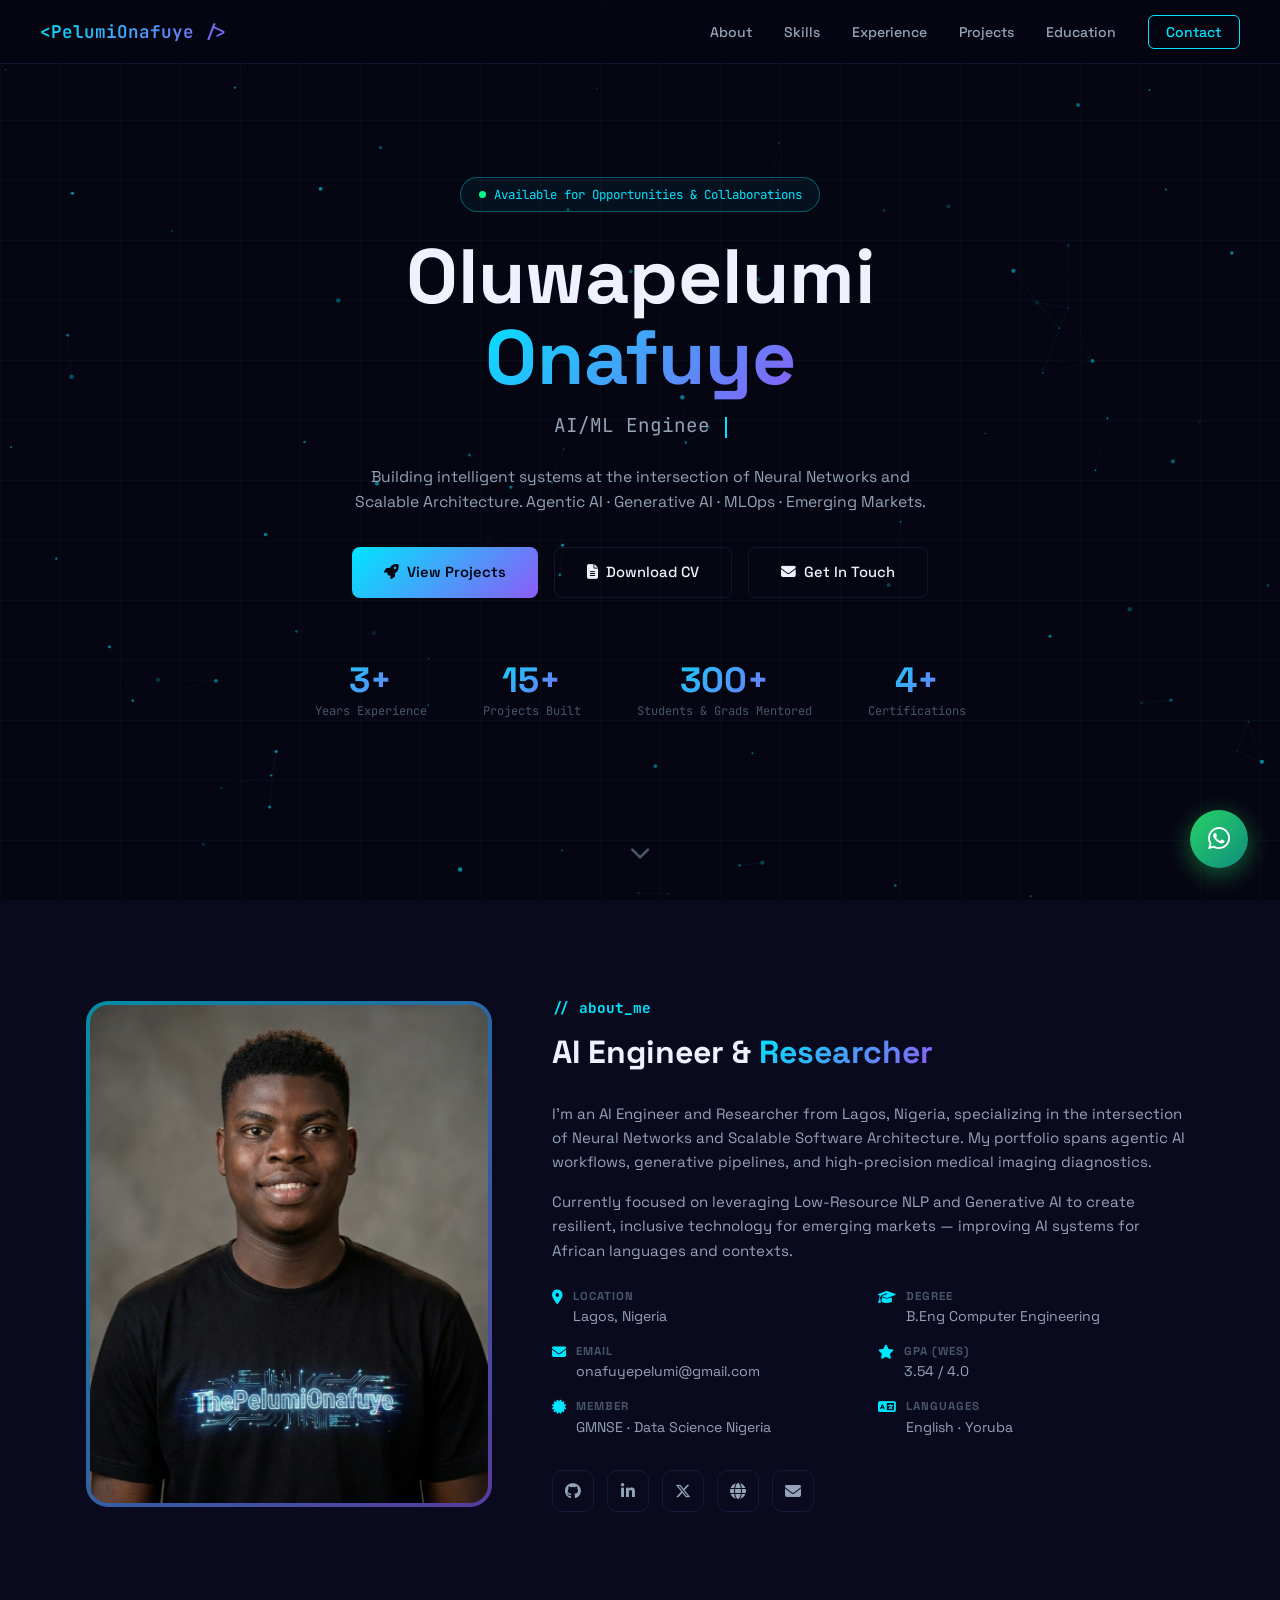
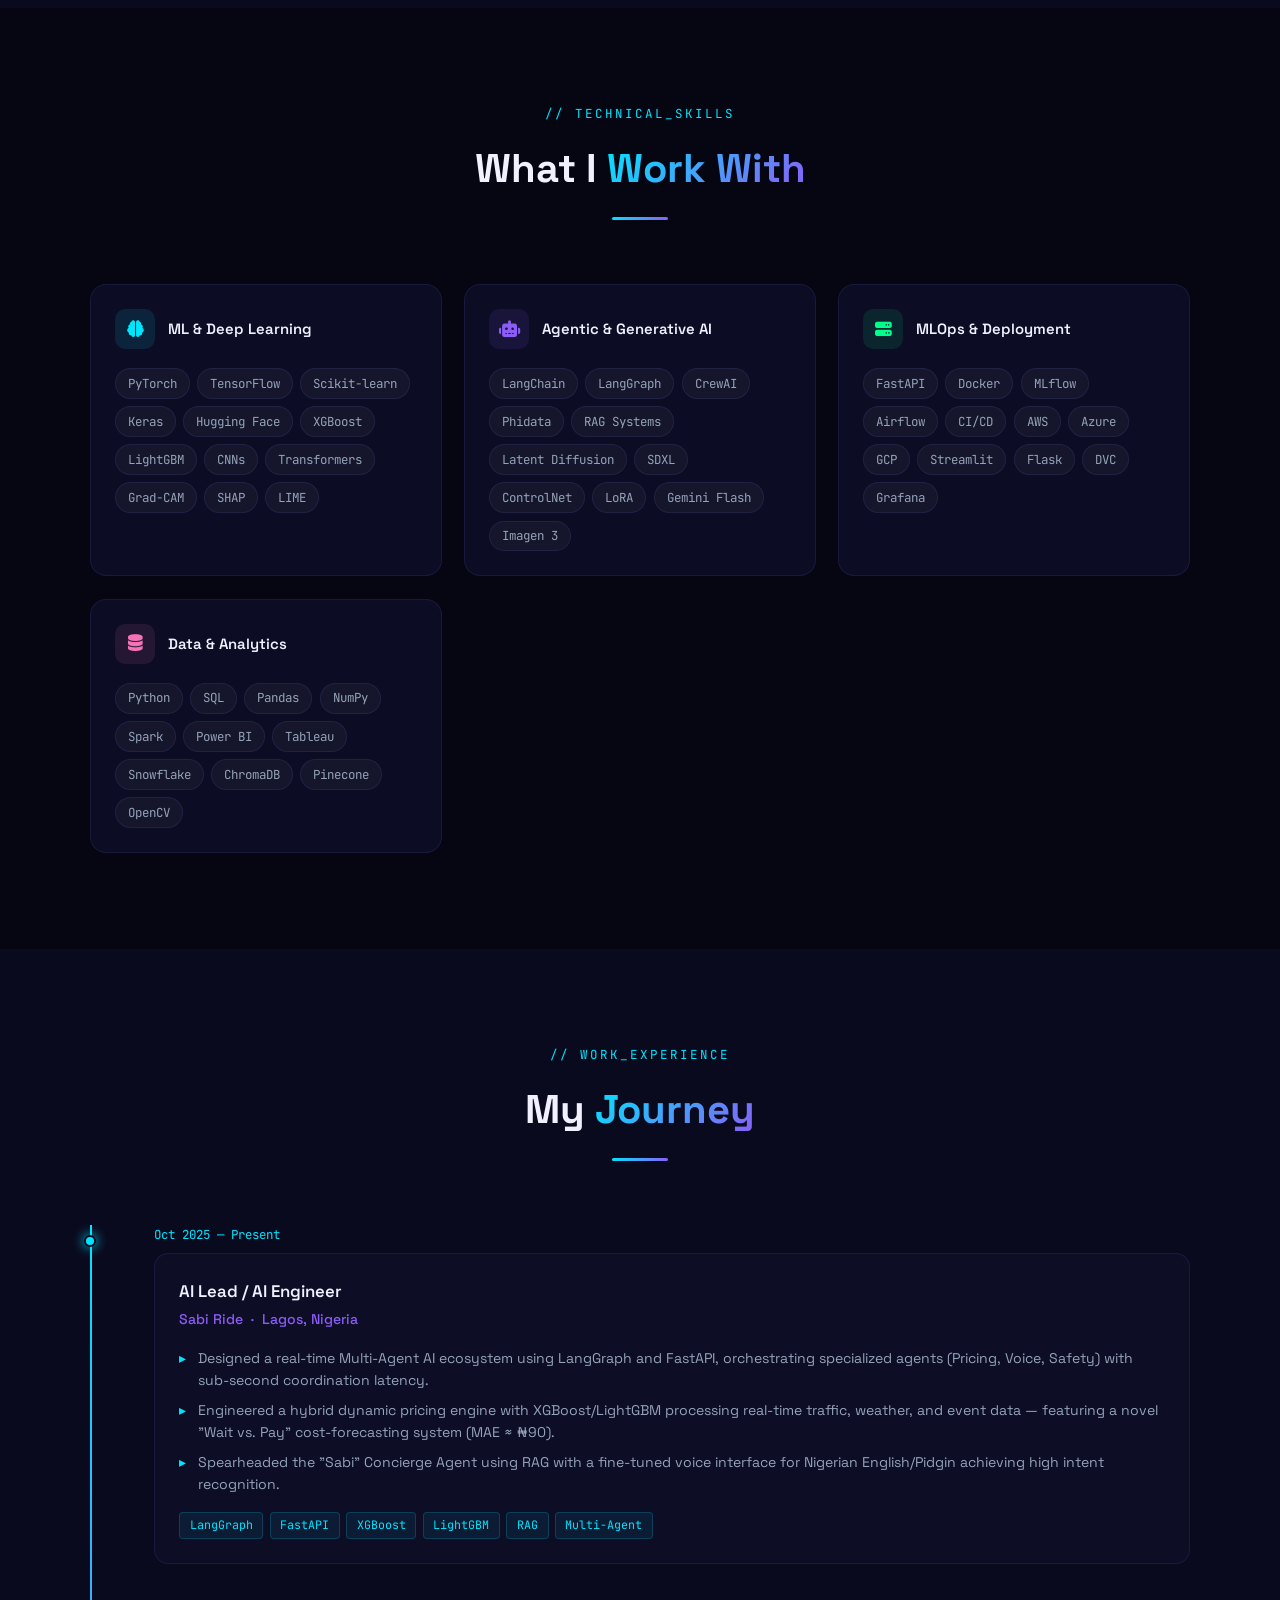
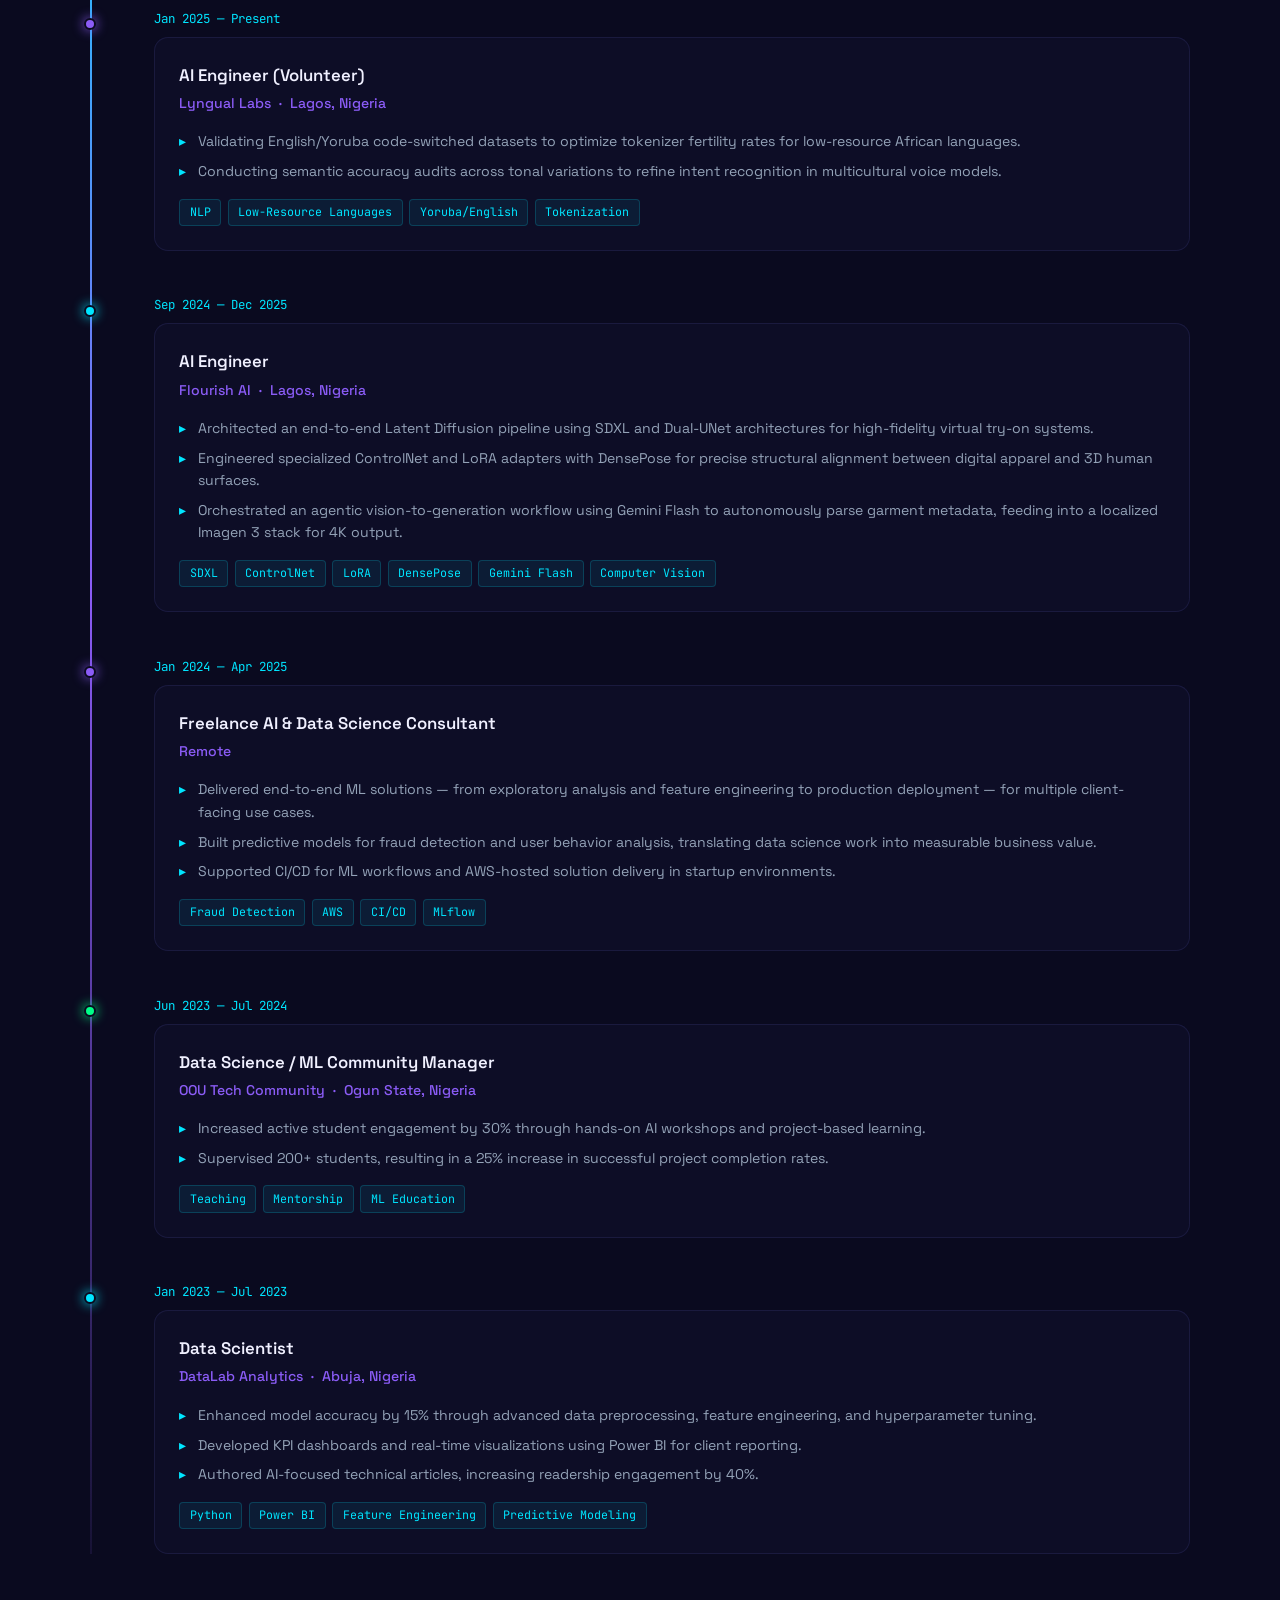
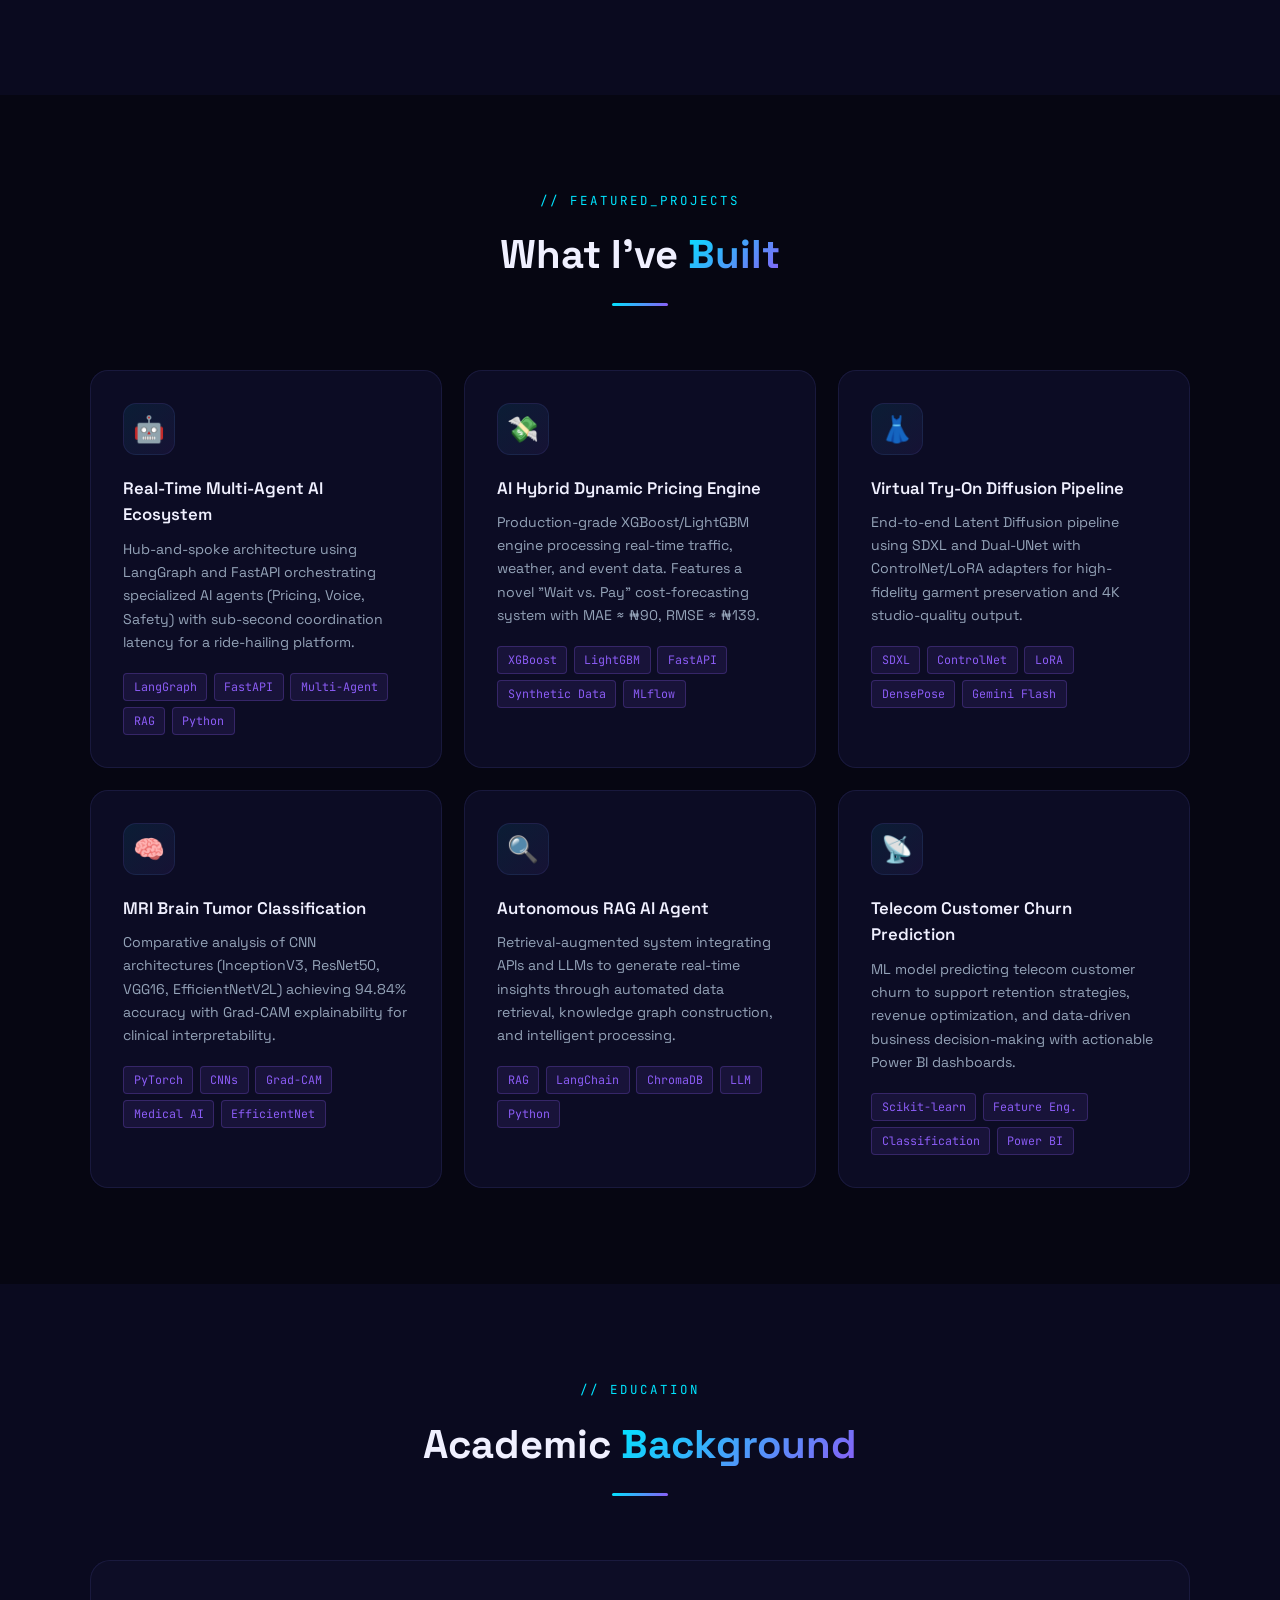
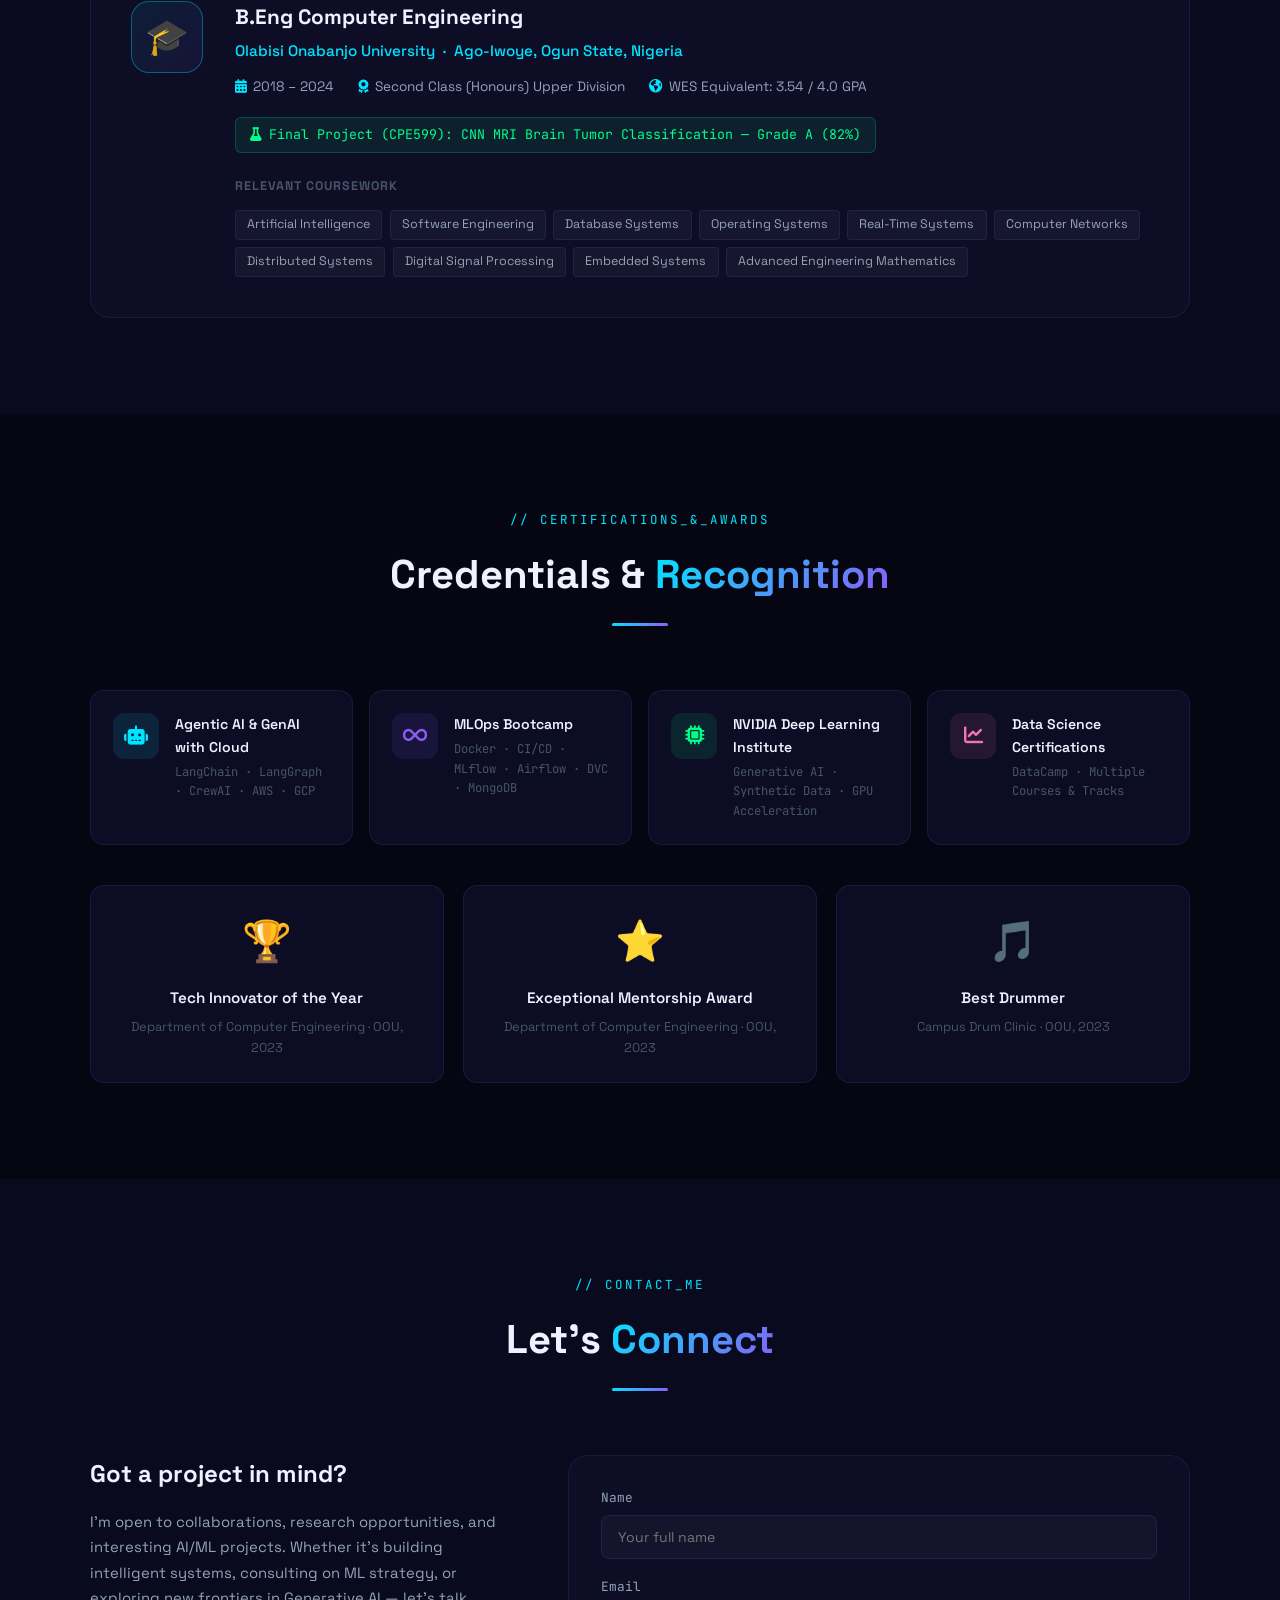
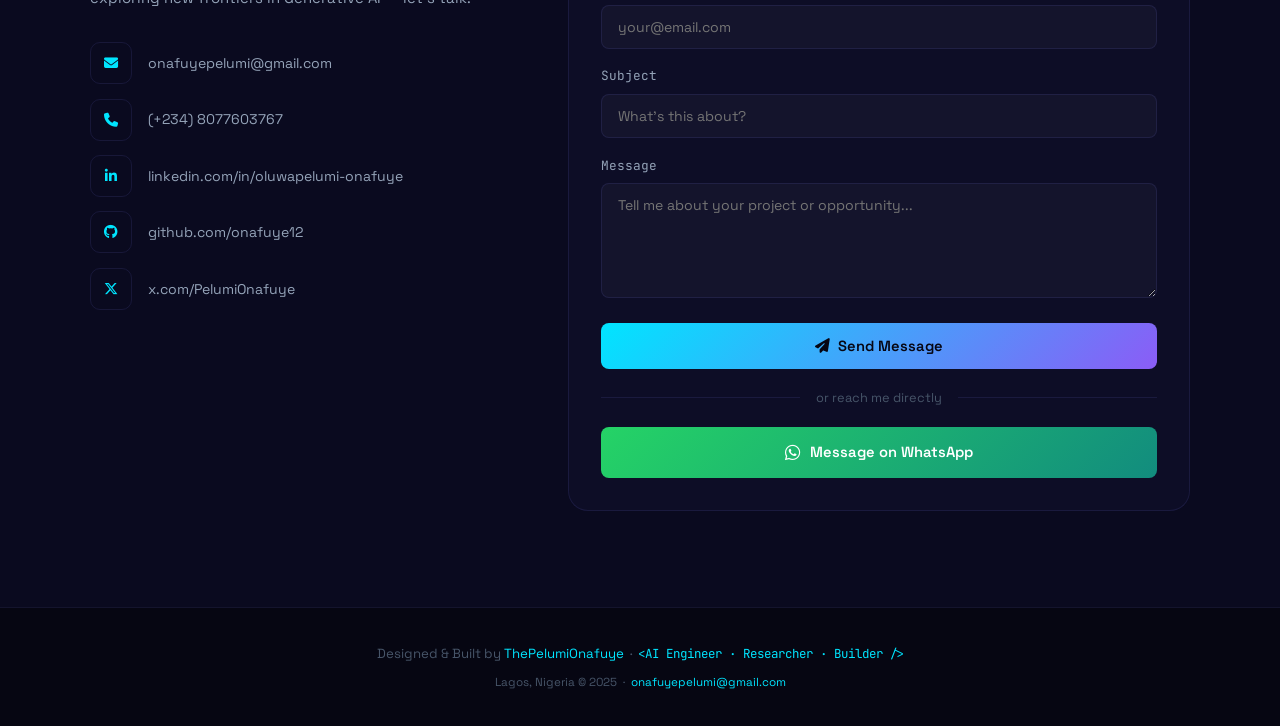
<file: index.html>
<!DOCTYPE html>
<html lang="en">
<head>
    <meta charset="UTF-8">
    <meta name="viewport" content="width=device-width, initial-scale=1.0">
    <meta name="description" content="Oluwapelumi Onafuye - AI/ML Engineer specializing in Agentic AI, Generative AI, and MLOps">
    <title>ThePelumiOnafuye | AI Engineer & Researcher</title>

    <!-- Fonts -->
    <link rel="preconnect" href="https://fonts.googleapis.com">
    <link href="https://fonts.googleapis.com/css2?family=Space+Grotesk:wght@300;400;500;600;700&family=JetBrains+Mono:wght@400;500;600&display=swap" rel="stylesheet">

    <!-- Icons -->
    <link rel="stylesheet" href="https://cdnjs.cloudflare.com/ajax/libs/font-awesome/6.5.0/css/all.min.css">

    <!-- Stylesheet -->
    <link rel="stylesheet" href="css/style.css">
</head>
<body>

<!-- ═══════════════════════════ NAV ═══════════════════════════ -->
<nav id="navbar">
    <a href="#hero" class="nav-logo">&lt;PelumiOnafuye /&gt;</a>
    <ul class="nav-links" id="navLinks">
        <li><a href="#about">About</a></li>
        <li><a href="#skills">Skills</a></li>
        <li><a href="#experience">Experience</a></li>
        <li><a href="#projects">Projects</a></li>
        <li><a href="#education">Education</a></li>
        <li><a href="#contact" class="nav-cta">Contact</a></li>
    </ul>
    <div class="hamburger" id="hamburger" onclick="toggleMenu()">
        <span></span><span></span><span></span>
    </div>
</nav>

<!-- ═══════════════════════════ HERO ═══════════════════════════ -->
<section id="hero">
    <canvas id="particles-canvas"></canvas>
    <div class="grid-overlay"></div>
    <div class="hero-content">
        <div class="hero-badge">
            <div class="badge-dot"></div>
            Available for Opportunities &amp; Collaborations
        </div>
        <h1 class="hero-name">
            Oluwapelumi<br>
            <span class="highlight">Onafuye</span>
        </h1>
        <p class="hero-role">
            <span id="typewriter-text"></span>
            <span class="typewriter-cursor"></span>
        </p>
        <p class="hero-desc">
            Building intelligent systems at the intersection of Neural Networks and Scalable Architecture.
            Agentic AI · Generative AI · MLOps · Emerging Markets.
        </p>
        <div class="hero-buttons">
            <a href="#projects" class="btn-primary"><i class="fas fa-rocket"></i> View Projects</a>
            <a href="cv.html" target="_blank" class="btn-secondary"><i class="fas fa-file-alt"></i> Download CV</a>
            <a href="#contact" class="btn-secondary"><i class="fas fa-envelope"></i> Get In Touch</a>
        </div>
        <div class="hero-stats">
            <div class="stat-item">
                <span class="stat-number" data-count="3">0</span>
                <span class="stat-label">Years Experience</span>
            </div>
            <div class="stat-item">
                <span class="stat-number" data-count="15">0</span>
                <span class="stat-label">Projects Built</span>
            </div>
            <div class="stat-item">
                <span class="stat-number" data-count="300">0</span>
                <span class="stat-label">Students &amp; Grads Mentored</span>
            </div>
            <div class="stat-item">
                <span class="stat-number" data-count="4">0</span>
                <span class="stat-label">Certifications</span>
            </div>
        </div>
    </div>
    <div class="scroll-indicator"><i class="fas fa-chevron-down"></i></div>
</section>

<!-- ═══════════════════════════ ABOUT ═══════════════════════════ -->
<section id="about">
    <div class="container">
        <div class="about-grid fade-in">
            <div class="about-image-wrap">
                <!-- Save your photo as "profile.jpg" in the root folder -->
                <img src="profile.jpg" alt="Oluwapelumi Onafuye" class="about-image"
                     onerror="this.style.display='none';this.nextElementSibling.style.display='flex'">
                <div class="about-image-fallback"><i class="fas fa-user-astronaut"></i></div>
            </div>
            <div class="about-content">
                <h3>// about_me</h3>
                <h2>AI Engineer &amp; <span style="background:var(--gradient-main);-webkit-background-clip:text;-webkit-text-fill-color:transparent;background-clip:text;">Researcher</span></h2>
                <p>
                    I'm an AI Engineer and Researcher from Lagos, Nigeria, specializing in the intersection of
                    Neural Networks and Scalable Software Architecture. My portfolio spans agentic AI workflows,
                    generative pipelines, and high-precision medical imaging diagnostics.
                </p>
                <p>
                    Currently focused on leveraging Low-Resource NLP and Generative AI to create resilient,
                    inclusive technology for emerging markets — improving AI systems for African languages and contexts.
                </p>
                <div class="about-details">
                    <div class="about-detail-item">
                        <i class="fas fa-map-marker-alt"></i>
                        <div><strong>Location</strong><span>Lagos, Nigeria</span></div>
                    </div>
                    <div class="about-detail-item">
                        <i class="fas fa-graduation-cap"></i>
                        <div><strong>Degree</strong><span>B.Eng Computer Engineering</span></div>
                    </div>
                    <div class="about-detail-item">
                        <i class="fas fa-envelope"></i>
                        <div><strong>Email</strong><span>onafuyepelumi@gmail.com</span></div>
                    </div>
                    <div class="about-detail-item">
                        <i class="fas fa-star"></i>
                        <div><strong>GPA (WES)</strong><span>3.54 / 4.0</span></div>
                    </div>
                    <div class="about-detail-item">
                        <i class="fas fa-certificate"></i>
                        <div><strong>Member</strong><span>GMNSE · Data Science Nigeria</span></div>
                    </div>
                    <div class="about-detail-item">
                        <i class="fas fa-language"></i>
                        <div><strong>Languages</strong><span>English · Yoruba</span></div>
                    </div>
                </div>
                <div class="social-links">
                    <a href="https://github.com/onafuye12" class="social-link" target="_blank" title="GitHub"><i class="fab fa-github"></i></a>
                    <a href="https://www.linkedin.com/in/oluwapelumi-onafuye-281495234/" class="social-link" target="_blank" title="LinkedIn"><i class="fab fa-linkedin-in"></i></a>
                    <a href="https://x.com/PelumiOnafuye" class="social-link" target="_blank" title="X / Twitter"><i class="fab fa-x-twitter"></i></a>
                    <a href="https://onafuye12.github.io/oluwapelumi_portfolio/index.html" class="social-link" target="_blank" title="Portfolio"><i class="fas fa-globe"></i></a>
                    <a href="mailto:onafuyepelumi@gmail.com" class="social-link" title="Email"><i class="fas fa-envelope"></i></a>
                </div>
            </div>
        </div>
    </div>
</section>

<!-- ═══════════════════════════ SKILLS ═══════════════════════════ -->
<section id="skills">
    <div class="container">
        <div class="section-header fade-in">
            <p class="section-tag">// technical_skills</p>
            <h2 class="section-title">What I <span>Work With</span></h2>
            <div class="section-line"></div>
        </div>
        <div class="skills-categories">
            <div class="skill-category fade-in">
                <div class="skill-cat-header">
                    <div class="skill-cat-icon cyan"><i class="fas fa-brain"></i></div>
                    <span class="skill-cat-title">ML &amp; Deep Learning</span>
                </div>
                <div class="skill-tags">
                    <span class="skill-tag">PyTorch</span><span class="skill-tag">TensorFlow</span>
                    <span class="skill-tag">Scikit-learn</span><span class="skill-tag">Keras</span>
                    <span class="skill-tag">Hugging Face</span><span class="skill-tag">XGBoost</span>
                    <span class="skill-tag">LightGBM</span><span class="skill-tag">CNNs</span>
                    <span class="skill-tag">Transformers</span><span class="skill-tag">Grad-CAM</span>
                    <span class="skill-tag">SHAP</span><span class="skill-tag">LIME</span>
                </div>
            </div>
            <div class="skill-category fade-in">
                <div class="skill-cat-header">
                    <div class="skill-cat-icon purple"><i class="fas fa-robot"></i></div>
                    <span class="skill-cat-title">Agentic &amp; Generative AI</span>
                </div>
                <div class="skill-tags">
                    <span class="skill-tag">LangChain</span><span class="skill-tag">LangGraph</span>
                    <span class="skill-tag">CrewAI</span><span class="skill-tag">Phidata</span>
                    <span class="skill-tag">RAG Systems</span><span class="skill-tag">Latent Diffusion</span>
                    <span class="skill-tag">SDXL</span><span class="skill-tag">ControlNet</span>
                    <span class="skill-tag">LoRA</span><span class="skill-tag">Gemini Flash</span>
                    <span class="skill-tag">Imagen 3</span>
                </div>
            </div>
            <div class="skill-category fade-in">
                <div class="skill-cat-header">
                    <div class="skill-cat-icon green"><i class="fas fa-server"></i></div>
                    <span class="skill-cat-title">MLOps &amp; Deployment</span>
                </div>
                <div class="skill-tags">
                    <span class="skill-tag">FastAPI</span><span class="skill-tag">Docker</span>
                    <span class="skill-tag">MLflow</span><span class="skill-tag">Airflow</span>
                    <span class="skill-tag">CI/CD</span><span class="skill-tag">AWS</span>
                    <span class="skill-tag">Azure</span><span class="skill-tag">GCP</span>
                    <span class="skill-tag">Streamlit</span><span class="skill-tag">Flask</span>
                    <span class="skill-tag">DVC</span><span class="skill-tag">Grafana</span>
                </div>
            </div>
            <div class="skill-category fade-in">
                <div class="skill-cat-header">
                    <div class="skill-cat-icon pink"><i class="fas fa-database"></i></div>
                    <span class="skill-cat-title">Data &amp; Analytics</span>
                </div>
                <div class="skill-tags">
                    <span class="skill-tag">Python</span><span class="skill-tag">SQL</span>
                    <span class="skill-tag">Pandas</span><span class="skill-tag">NumPy</span>
                    <span class="skill-tag">Spark</span><span class="skill-tag">Power BI</span>
                    <span class="skill-tag">Tableau</span><span class="skill-tag">Snowflake</span>
                    <span class="skill-tag">ChromaDB</span><span class="skill-tag">Pinecone</span>
                    <span class="skill-tag">OpenCV</span>
                </div>
            </div>
        </div>
    </div>
</section>

<!-- ═══════════════════════════ EXPERIENCE ═══════════════════════════ -->
<section id="experience">
    <div class="container">
        <div class="section-header fade-in">
            <p class="section-tag">// work_experience</p>
            <h2 class="section-title">My <span>Journey</span></h2>
            <div class="section-line"></div>
        </div>
        <div class="timeline">

            <div class="timeline-item fade-in">
                <div class="timeline-dot"></div>
                <span class="timeline-date">Oct 2025 — Present</span>
                <div class="timeline-card">
                    <div class="timeline-title">AI Lead / AI Engineer</div>
                    <div class="timeline-company">Sabi Ride &nbsp;·&nbsp; Lagos, Nigeria</div>
                    <ul class="timeline-bullets">
                        <li>Designed a real-time Multi-Agent AI ecosystem using LangGraph and FastAPI, orchestrating specialized agents (Pricing, Voice, Safety) with sub-second coordination latency.</li>
                        <li>Engineered a hybrid dynamic pricing engine with XGBoost/LightGBM processing real-time traffic, weather, and event data — featuring a novel "Wait vs. Pay" cost-forecasting system (MAE ≈ ₦90).</li>
                        <li>Spearheaded the "Sabi" Concierge Agent using RAG with a fine-tuned voice interface for Nigerian English/Pidgin achieving high intent recognition.</li>
                    </ul>
                    <div class="timeline-tags">
                        <span class="timeline-tag">LangGraph</span><span class="timeline-tag">FastAPI</span>
                        <span class="timeline-tag">XGBoost</span><span class="timeline-tag">LightGBM</span>
                        <span class="timeline-tag">RAG</span><span class="timeline-tag">Multi-Agent</span>
                    </div>
                </div>
            </div>

            <div class="timeline-item fade-in">
                <div class="timeline-dot purple"></div>
                <span class="timeline-date">Jan 2025 — Present</span>
                <div class="timeline-card">
                    <div class="timeline-title">AI Engineer (Volunteer)</div>
                    <div class="timeline-company">Lyngual Labs &nbsp;·&nbsp; Lagos, Nigeria</div>
                    <ul class="timeline-bullets">
                        <li>Validating English/Yoruba code-switched datasets to optimize tokenizer fertility rates for low-resource African languages.</li>
                        <li>Conducting semantic accuracy audits across tonal variations to refine intent recognition in multicultural voice models.</li>
                    </ul>
                    <div class="timeline-tags">
                        <span class="timeline-tag">NLP</span><span class="timeline-tag">Low-Resource Languages</span>
                        <span class="timeline-tag">Yoruba/English</span><span class="timeline-tag">Tokenization</span>
                    </div>
                </div>
            </div>

            <div class="timeline-item fade-in">
                <div class="timeline-dot"></div>
                <span class="timeline-date">Sep 2024 — Dec 2025</span>
                <div class="timeline-card">
                    <div class="timeline-title">AI Engineer</div>
                    <div class="timeline-company">Flourish AI &nbsp;·&nbsp; Lagos, Nigeria</div>
                    <ul class="timeline-bullets">
                        <li>Architected an end-to-end Latent Diffusion pipeline using SDXL and Dual-UNet architectures for high-fidelity virtual try-on systems.</li>
                        <li>Engineered specialized ControlNet and LoRA adapters with DensePose for precise structural alignment between digital apparel and 3D human surfaces.</li>
                        <li>Orchestrated an agentic vision-to-generation workflow using Gemini Flash to autonomously parse garment metadata, feeding into a localized Imagen 3 stack for 4K output.</li>
                    </ul>
                    <div class="timeline-tags">
                        <span class="timeline-tag">SDXL</span><span class="timeline-tag">ControlNet</span>
                        <span class="timeline-tag">LoRA</span><span class="timeline-tag">DensePose</span>
                        <span class="timeline-tag">Gemini Flash</span><span class="timeline-tag">Computer Vision</span>
                    </div>
                </div>
            </div>

            <div class="timeline-item fade-in">
                <div class="timeline-dot purple"></div>
                <span class="timeline-date">Jan 2024 — Apr 2025</span>
                <div class="timeline-card">
                    <div class="timeline-title">Freelance AI &amp; Data Science Consultant</div>
                    <div class="timeline-company">Remote</div>
                    <ul class="timeline-bullets">
                        <li>Delivered end-to-end ML solutions — from exploratory analysis and feature engineering to production deployment — for multiple client-facing use cases.</li>
                        <li>Built predictive models for fraud detection and user behavior analysis, translating data science work into measurable business value.</li>
                        <li>Supported CI/CD for ML workflows and AWS-hosted solution delivery in startup environments.</li>
                    </ul>
                    <div class="timeline-tags">
                        <span class="timeline-tag">Fraud Detection</span><span class="timeline-tag">AWS</span>
                        <span class="timeline-tag">CI/CD</span><span class="timeline-tag">MLflow</span>
                    </div>
                </div>
            </div>

            <div class="timeline-item fade-in">
                <div class="timeline-dot green"></div>
                <span class="timeline-date">Jun 2023 — Jul 2024</span>
                <div class="timeline-card">
                    <div class="timeline-title">Data Science / ML Community Manager</div>
                    <div class="timeline-company">OOU Tech Community &nbsp;·&nbsp; Ogun State, Nigeria</div>
                    <ul class="timeline-bullets">
                        <li>Increased active student engagement by 30% through hands-on AI workshops and project-based learning.</li>
                        <li>Supervised 200+ students, resulting in a 25% increase in successful project completion rates.</li>
                    </ul>
                    <div class="timeline-tags">
                        <span class="timeline-tag">Teaching</span><span class="timeline-tag">Mentorship</span><span class="timeline-tag">ML Education</span>
                    </div>
                </div>
            </div>

            <div class="timeline-item fade-in">
                <div class="timeline-dot"></div>
                <span class="timeline-date">Jan 2023 — Jul 2023</span>
                <div class="timeline-card">
                    <div class="timeline-title">Data Scientist</div>
                    <div class="timeline-company">DataLab Analytics &nbsp;·&nbsp; Abuja, Nigeria</div>
                    <ul class="timeline-bullets">
                        <li>Enhanced model accuracy by 15% through advanced data preprocessing, feature engineering, and hyperparameter tuning.</li>
                        <li>Developed KPI dashboards and real-time visualizations using Power BI for client reporting.</li>
                        <li>Authored AI-focused technical articles, increasing readership engagement by 40%.</li>
                    </ul>
                    <div class="timeline-tags">
                        <span class="timeline-tag">Python</span><span class="timeline-tag">Power BI</span>
                        <span class="timeline-tag">Feature Engineering</span><span class="timeline-tag">Predictive Modeling</span>
                    </div>
                </div>
            </div>

        </div>
    </div>
</section>

<!-- ═══════════════════════════ PROJECTS ═══════════════════════════ -->
<section id="projects">
    <div class="container">
        <div class="section-header fade-in">
            <p class="section-tag">// featured_projects</p>
            <h2 class="section-title">What I've <span>Built</span></h2>
            <div class="section-line"></div>
        </div>
        <div class="projects-grid">
            <div class="project-card fade-in">
                <div class="project-icon">🤖</div>
                <div class="project-title">Real-Time Multi-Agent AI Ecosystem</div>
                <p class="project-desc">Hub-and-spoke architecture using LangGraph and FastAPI orchestrating specialized AI agents (Pricing, Voice, Safety) with sub-second coordination latency for a ride-hailing platform.</p>
                <div class="project-stack">
                    <span class="stack-badge">LangGraph</span><span class="stack-badge">FastAPI</span>
                    <span class="stack-badge">Multi-Agent</span><span class="stack-badge">RAG</span><span class="stack-badge">Python</span>
                </div>
            </div>
            <div class="project-card fade-in">
                <div class="project-icon">💸</div>
                <div class="project-title">AI Hybrid Dynamic Pricing Engine</div>
                <p class="project-desc">Production-grade XGBoost/LightGBM engine processing real-time traffic, weather, and event data. Features a novel "Wait vs. Pay" cost-forecasting system with MAE ≈ ₦90, RMSE ≈ ₦139.</p>
                <div class="project-stack">
                    <span class="stack-badge">XGBoost</span><span class="stack-badge">LightGBM</span>
                    <span class="stack-badge">FastAPI</span><span class="stack-badge">Synthetic Data</span><span class="stack-badge">MLflow</span>
                </div>
            </div>
            <div class="project-card fade-in">
                <div class="project-icon">👗</div>
                <div class="project-title">Virtual Try-On Diffusion Pipeline</div>
                <p class="project-desc">End-to-end Latent Diffusion pipeline using SDXL and Dual-UNet with ControlNet/LoRA adapters for high-fidelity garment preservation and 4K studio-quality output.</p>
                <div class="project-stack">
                    <span class="stack-badge">SDXL</span><span class="stack-badge">ControlNet</span>
                    <span class="stack-badge">LoRA</span><span class="stack-badge">DensePose</span><span class="stack-badge">Gemini Flash</span>
                </div>
            </div>
            <div class="project-card fade-in">
                <div class="project-icon">🧠</div>
                <div class="project-title">MRI Brain Tumor Classification</div>
                <p class="project-desc">Comparative analysis of CNN architectures (InceptionV3, ResNet50, VGG16, EfficientNetV2L) achieving 94.84% accuracy with Grad-CAM explainability for clinical interpretability.</p>
                <div class="project-stack">
                    <span class="stack-badge">PyTorch</span><span class="stack-badge">CNNs</span>
                    <span class="stack-badge">Grad-CAM</span><span class="stack-badge">Medical AI</span><span class="stack-badge">EfficientNet</span>
                </div>
            </div>
            <div class="project-card fade-in">
                <div class="project-icon">🔍</div>
                <div class="project-title">Autonomous RAG AI Agent</div>
                <p class="project-desc">Retrieval-augmented system integrating APIs and LLMs to generate real-time insights through automated data retrieval, knowledge graph construction, and intelligent processing.</p>
                <div class="project-stack">
                    <span class="stack-badge">RAG</span><span class="stack-badge">LangChain</span>
                    <span class="stack-badge">ChromaDB</span><span class="stack-badge">LLM</span><span class="stack-badge">Python</span>
                </div>
            </div>
            <div class="project-card fade-in">
                <div class="project-icon">📡</div>
                <div class="project-title">Telecom Customer Churn Prediction</div>
                <p class="project-desc">ML model predicting telecom customer churn to support retention strategies, revenue optimization, and data-driven business decision-making with actionable Power BI dashboards.</p>
                <div class="project-stack">
                    <span class="stack-badge">Scikit-learn</span><span class="stack-badge">Feature Eng.</span>
                    <span class="stack-badge">Classification</span><span class="stack-badge">Power BI</span>
                </div>
            </div>
        </div>
    </div>
</section>

<!-- ═══════════════════════════ EDUCATION ═══════════════════════════ -->
<section id="education">
    <div class="container">
        <div class="section-header fade-in">
            <p class="section-tag">// education</p>
            <h2 class="section-title">Academic <span>Background</span></h2>
            <div class="section-line"></div>
        </div>
        <div class="education-card fade-in">
            <div class="edu-icon">🎓</div>
            <div class="edu-content">
                <h3>B.Eng Computer Engineering</h3>
                <h4>Olabisi Onabanjo University &nbsp;·&nbsp; Ago-Iwoye, Ogun State, Nigeria</h4>
                <div class="edu-meta">
                    <div class="edu-meta-item"><i class="fas fa-calendar-alt"></i><span>2018 – 2024</span></div>
                    <div class="edu-meta-item"><i class="fas fa-award"></i><span>Second Class (Honours) Upper Division</span></div>
                    <div class="edu-meta-item"><i class="fas fa-globe-americas"></i><span>WES Equivalent: 3.54 / 4.0 GPA</span></div>
                </div>
                <div class="edu-highlight">
                    <i class="fas fa-flask"></i>
                    Final Project (CPE599): CNN MRI Brain Tumor Classification &mdash; Grade A (82%)
                </div>
                <div class="edu-courses">
                    <h5>Relevant Coursework</h5>
                    <div class="courses-tags">
                        <span class="course-tag">Artificial Intelligence</span>
                        <span class="course-tag">Software Engineering</span>
                        <span class="course-tag">Database Systems</span>
                        <span class="course-tag">Operating Systems</span>
                        <span class="course-tag">Real-Time Systems</span>
                        <span class="course-tag">Computer Networks</span>
                        <span class="course-tag">Distributed Systems</span>
                        <span class="course-tag">Digital Signal Processing</span>
                        <span class="course-tag">Embedded Systems</span>
                        <span class="course-tag">Advanced Engineering Mathematics</span>
                    </div>
                </div>
            </div>
        </div>
    </div>
</section>

<!-- ═══════════════════════════ CERTIFICATIONS ═══════════════════════════ -->
<section id="certifications">
    <div class="container">
        <div class="section-header fade-in">
            <p class="section-tag">// certifications_&_awards</p>
            <h2 class="section-title">Credentials &amp; <span>Recognition</span></h2>
            <div class="section-line"></div>
        </div>
        <div class="certs-grid">
            <div class="cert-card fade-in">
                <div class="cert-icon" style="background:rgba(0,229,255,0.1);color:var(--accent-cyan)"><i class="fas fa-robot"></i></div>
                <div>
                    <div class="cert-name">Agentic AI &amp; GenAI with Cloud</div>
                    <div class="cert-issuer">LangChain · LangGraph · CrewAI · AWS · GCP</div>
                </div>
            </div>
            <div class="cert-card fade-in">
                <div class="cert-icon" style="background:rgba(139,92,246,0.1);color:var(--accent-purple)"><i class="fas fa-infinity"></i></div>
                <div>
                    <div class="cert-name">MLOps Bootcamp</div>
                    <div class="cert-issuer">Docker · CI/CD · MLflow · Airflow · DVC · MongoDB</div>
                </div>
            </div>
            <div class="cert-card fade-in">
                <div class="cert-icon" style="background:rgba(0,255,136,0.1);color:var(--accent-green)"><i class="fas fa-microchip"></i></div>
                <div>
                    <div class="cert-name">NVIDIA Deep Learning Institute</div>
                    <div class="cert-issuer">Generative AI · Synthetic Data · GPU Acceleration</div>
                </div>
            </div>
            <div class="cert-card fade-in">
                <div class="cert-icon" style="background:rgba(244,114,182,0.1);color:var(--accent-pink)"><i class="fas fa-chart-line"></i></div>
                <div>
                    <div class="cert-name">Data Science Certifications</div>
                    <div class="cert-issuer">DataCamp · Multiple Courses &amp; Tracks</div>
                </div>
            </div>
        </div>
        <div class="awards-grid">
            <div class="award-card fade-in">
                <div class="award-icon">🏆</div>
                <div class="award-name">Tech Innovator of the Year</div>
                <div class="award-org">Department of Computer Engineering · OOU, 2023</div>
            </div>
            <div class="award-card fade-in">
                <div class="award-icon">⭐</div>
                <div class="award-name">Exceptional Mentorship Award</div>
                <div class="award-org">Department of Computer Engineering · OOU, 2023</div>
            </div>
            <div class="award-card fade-in">
                <div class="award-icon">🎵</div>
                <div class="award-name">Best Drummer</div>
                <div class="award-org">Campus Drum Clinic · OOU, 2023</div>
            </div>
        </div>
    </div>
</section>

<!-- ═══════════════════════════ CONTACT ═══════════════════════════ -->
<section id="contact">
    <div class="container">
        <div class="section-header fade-in">
            <p class="section-tag">// contact_me</p>
            <h2 class="section-title">Let's <span>Connect</span></h2>
            <div class="section-line"></div>
        </div>
        <div class="contact-wrapper">
            <div class="contact-info fade-in">
                <h3>Got a project in mind?</h3>
                <p>I'm open to collaborations, research opportunities, and interesting AI/ML projects.
                Whether it's building intelligent systems, consulting on ML strategy, or exploring
                new frontiers in Generative AI — let's talk.</p>
                <div class="contact-items">
                    <a href="mailto:onafuyepelumi@gmail.com" class="contact-item">
                        <div class="contact-item-icon"><i class="fas fa-envelope"></i></div>
                        onafuyepelumi@gmail.com
                    </a>
                    <a href="tel:+2348077603767" class="contact-item">
                        <div class="contact-item-icon"><i class="fas fa-phone"></i></div>
                        (+234) 8077603767
                    </a>
                    <a href="https://www.linkedin.com/in/oluwapelumi-onafuye-281495234/" class="contact-item" target="_blank">
                        <div class="contact-item-icon"><i class="fab fa-linkedin-in"></i></div>
                        linkedin.com/in/oluwapelumi-onafuye
                    </a>
                    <a href="https://github.com/onafuye12" class="contact-item" target="_blank">
                        <div class="contact-item-icon"><i class="fab fa-github"></i></div>
                        github.com/onafuye12
                    </a>
                    <a href="https://x.com/PelumiOnafuye" class="contact-item" target="_blank">
                        <div class="contact-item-icon"><i class="fab fa-x-twitter"></i></div>
                        x.com/PelumiOnafuye
                    </a>
                </div>
            </div>
            <div class="contact-form fade-in">
                <!-- Formspree: replace YOUR_FORM_ID after signing up at formspree.io -->
                <form action="https://formspree.io/f/YOUR_FORM_ID" method="POST" id="contactForm" onsubmit="handleFormSubmit(event)">
                    <input type="hidden" name="_subject" value="New message from portfolio">
                    <input type="hidden" name="_replyto" value="">
                    <div class="form-group">
                        <label>Name</label>
                        <input type="text" name="name" placeholder="Your full name" required>
                    </div>
                    <div class="form-group">
                        <label>Email</label>
                        <input type="email" name="email" placeholder="your@email.com" required>
                    </div>
                    <div class="form-group">
                        <label>Subject</label>
                        <input type="text" name="subject" placeholder="What's this about?">
                    </div>
                    <div class="form-group">
                        <label>Message</label>
                        <textarea name="message" placeholder="Tell me about your project or opportunity..."></textarea>
                    </div>
                    <button type="submit" class="form-submit" id="submitBtn">
                        <i class="fas fa-paper-plane"></i> Send Message
                    </button>
                    <div class="form-divider"><span>or reach me directly</span></div>
                    <a href="https://wa.me/2348077603767?text=Hi%20Pelumi%2C%20I%20saw%20your%20portfolio%20and%20would%20love%20to%20connect!"
                       target="_blank" class="btn-whatsapp">
                        <i class="fab fa-whatsapp"></i> Message on WhatsApp
                    </a>
                </form>
            </div>
        </div>
    </div>
</section>

<!-- ═══════════════════════════ FOOTER ═══════════════════════════ -->
<footer>
    <p>Designed &amp; Built by <span>ThePelumiOnafuye</span> &nbsp;·&nbsp;
        <span style="font-family:'JetBrains Mono',monospace;font-size:0.78rem;">&lt;AI Engineer · Researcher · Builder /&gt;</span>
    </p>
    <p style="margin-top:0.5rem;font-size:0.73rem;color:var(--text-muted);">
        Lagos, Nigeria &copy; 2025 &nbsp;·&nbsp;
        <a href="mailto:onafuyepelumi@gmail.com">onafuyepelumi@gmail.com</a>
    </p>
</footer>

<!-- Floating WhatsApp Button -->
<a href="https://wa.me/2348077603767?text=Hi%20Pelumi%2C%20I%20saw%20your%20portfolio%20and%20would%20love%20to%20connect!"
   target="_blank" class="whatsapp-float" title="Chat on WhatsApp">
    <i class="fab fa-whatsapp"></i>
</a>

<!-- Script -->
<script src="js/main.js"></script>
</body>
</html>
</file>
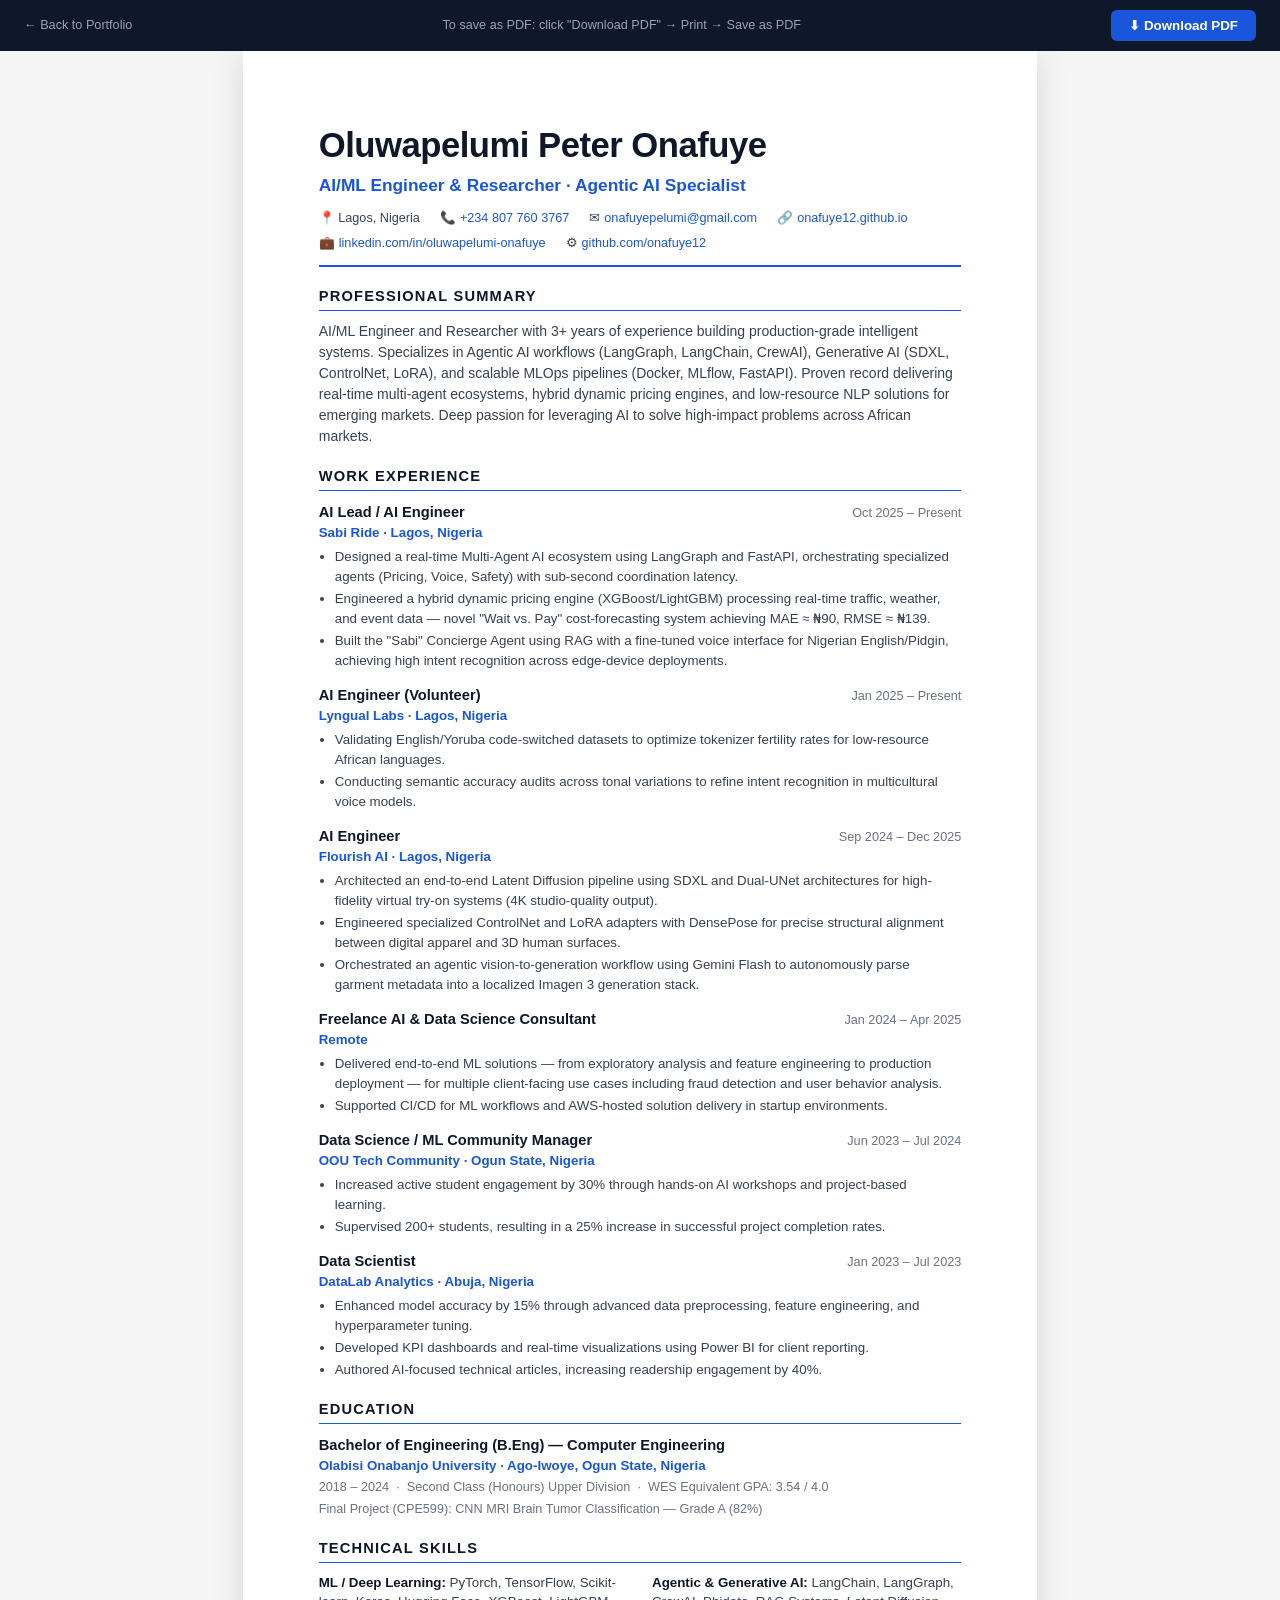
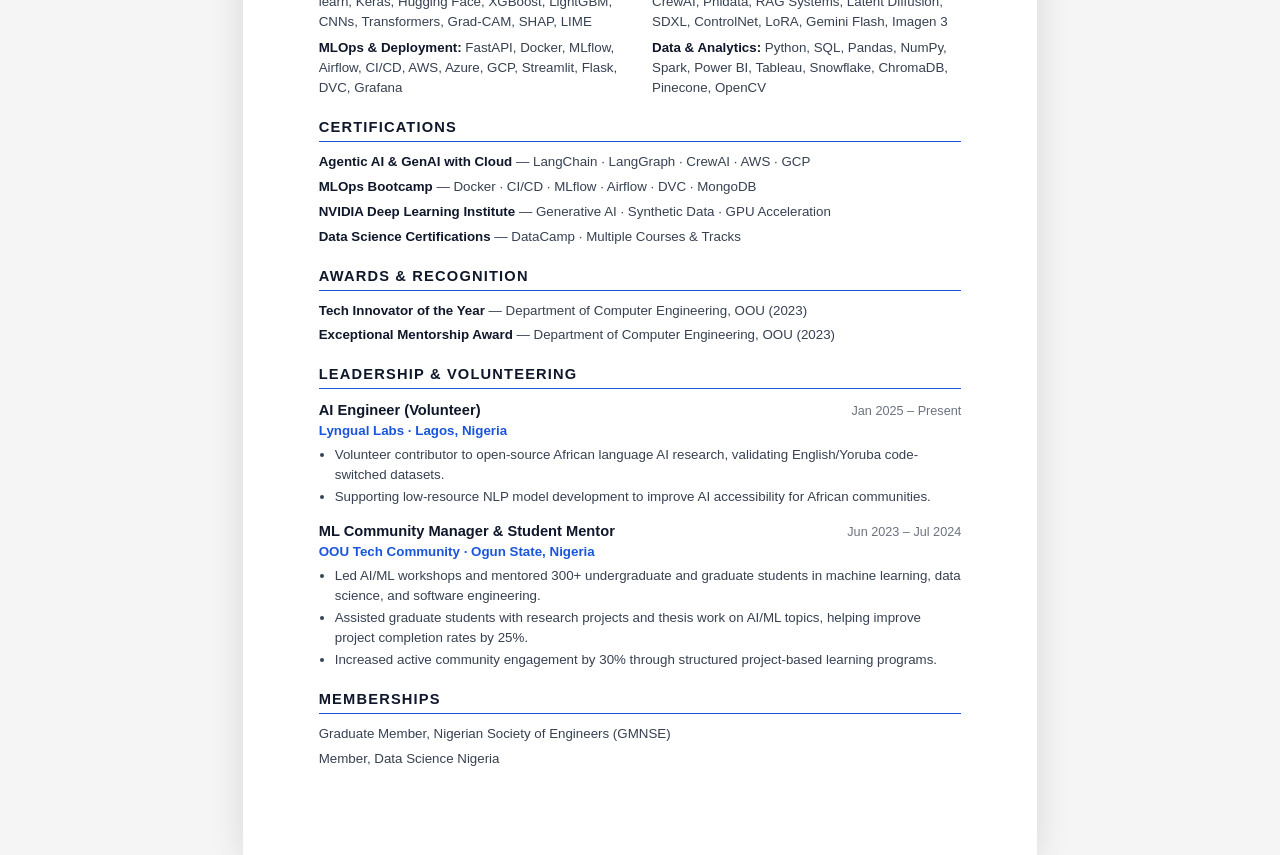
<file: cv.html>
<!DOCTYPE html>
<html lang="en">
<head>
    <meta charset="UTF-8">
    <meta name="viewport" content="width=device-width, initial-scale=1.0">
    <title>CV — Oluwapelumi Onafuye | AI/ML Engineer</title>
    <style>
        /* ── Reset & Base ── */
        *, *::before, *::after { box-sizing: border-box; margin: 0; padding: 0; }
        body {
            font-family: 'Calibri', 'Arial', sans-serif;
            font-size: 11pt;
            line-height: 1.5;
            color: #1a1a1a;
            background: #f5f5f5;
        }

        /* ── Page Container ── */
        .page {
            max-width: 210mm;
            margin: 0 auto;
            background: #ffffff;
            padding: 18mm 20mm;
            box-shadow: 0 4px 32px rgba(0,0,0,0.12);
        }

        /* ── Header ── */
        .cv-header {
            border-bottom: 2.5px solid #1a56db;
            padding-bottom: 12px;
            margin-bottom: 18px;
        }
        .cv-name {
            font-size: 26pt;
            font-weight: 700;
            color: #0f172a;
            letter-spacing: -0.5px;
        }
        .cv-title {
            font-size: 13pt;
            color: #1a56db;
            font-weight: 600;
            margin-top: 2px;
        }
        .cv-contact {
            display: flex;
            flex-wrap: wrap;
            gap: 6px 20px;
            margin-top: 10px;
            font-size: 9.5pt;
            color: #374151;
        }
        .cv-contact a { color: #1a56db; text-decoration: none; }
        .cv-contact span { display: flex; align-items: center; gap: 4px; }

        /* ── Sections ── */
        .cv-section { margin-bottom: 18px; }
        .cv-section-title {
            font-size: 11pt;
            font-weight: 700;
            text-transform: uppercase;
            letter-spacing: 0.08em;
            color: #0f172a;
            border-bottom: 1.5px solid #1a56db;
            padding-bottom: 3px;
            margin-bottom: 10px;
        }

        /* ── Summary ── */
        .cv-summary { font-size: 10.5pt; color: #374151; }

        /* ── Experience ── */
        .exp-item { margin-bottom: 13px; }
        .exp-header {
            display: flex;
            justify-content: space-between;
            align-items: baseline;
        }
        .exp-role { font-weight: 700; font-size: 11pt; color: #0f172a; }
        .exp-date { font-size: 9.5pt; color: #6b7280; white-space: nowrap; }
        .exp-company { font-size: 10pt; color: #1a56db; font-weight: 600; margin-bottom: 4px; }
        .exp-bullets { padding-left: 16px; margin-top: 4px; }
        .exp-bullets li { font-size: 10pt; color: #374151; margin-bottom: 2px; }

        /* ── Skills ── */
        .skills-grid {
            display: grid;
            grid-template-columns: 1fr 1fr;
            gap: 6px 24px;
        }
        .skill-row { font-size: 10pt; color: #374151; }
        .skill-row strong { color: #0f172a; }

        /* ── Education ── */
        .edu-item { margin-bottom: 10px; }
        .edu-degree { font-weight: 700; font-size: 11pt; color: #0f172a; }
        .edu-school { font-size: 10pt; color: #1a56db; font-weight: 600; }
        .edu-meta { font-size: 9.5pt; color: #6b7280; margin-top: 2px; }

        /* ── Certifications ── */
        .cert-item { margin-bottom: 5px; font-size: 10pt; color: #374151; }
        .cert-item strong { color: #0f172a; }

        /* ── Awards ── */
        .award-item { font-size: 10pt; color: #374151; margin-bottom: 4px; }
        .award-item strong { color: #0f172a; }

        /* ── Download Bar (screen only) ── */
        .download-bar {
            position: sticky;
            top: 0;
            z-index: 100;
            background: #0f172a;
            display: flex;
            justify-content: space-between;
            align-items: center;
            padding: 10px 24px;
            gap: 12px;
        }
        .download-bar span { color: #94a3b8; font-size: 9.5pt; font-family: Arial, sans-serif; }
        .dl-btn {
            display: inline-flex;
            align-items: center;
            gap: 7px;
            background: #1a56db;
            color: #fff;
            border: none;
            border-radius: 6px;
            padding: 8px 18px;
            font-size: 10pt;
            font-weight: 600;
            cursor: pointer;
            text-decoration: none;
            font-family: Arial, sans-serif;
        }
        .dl-btn:hover { background: #1e40af; }
        .back-link {
            color: #94a3b8;
            text-decoration: none;
            font-size: 9.5pt;
            font-family: Arial, sans-serif;
        }
        .back-link:hover { color: #e2e8f0; }

        /* ── Print ── */
        @media print {
            body { background: #fff; }
            .download-bar { display: none !important; }
            .page {
                max-width: 100%;
                box-shadow: none;
                padding: 0;
                margin: 0;
            }
        }
    </style>
</head>
<body>

<!-- Screen-only download bar -->
<div class="download-bar">
    <a href="index.html" class="back-link">← Back to Portfolio</a>
    <span>To save as PDF: click "Download PDF" → Print → Save as PDF</span>
    <button class="dl-btn" onclick="window.print()">⬇ Download PDF</button>
</div>

<div class="page">

    <!-- ── Header ── -->
    <header class="cv-header">
        <div class="cv-name">Oluwapelumi Peter Onafuye</div>
        <div class="cv-title">AI/ML Engineer &amp; Researcher · Agentic AI Specialist</div>
        <div class="cv-contact">
            <span>📍 Lagos, Nigeria</span>
            <span>📞 <a href="tel:+2348077603767">+234 807 760 3767</a></span>
            <span>✉ <a href="mailto:onafuyepelumi@gmail.com">onafuyepelumi@gmail.com</a></span>
            <span>🔗 <a href="https://onafuye12.github.io" target="_blank">onafuye12.github.io</a></span>
            <span>💼 <a href="https://linkedin.com/in/oluwapelumi-onafuye-281495234" target="_blank">linkedin.com/in/oluwapelumi-onafuye</a></span>
            <span>⚙ <a href="https://github.com/onafuye12" target="_blank">github.com/onafuye12</a></span>
        </div>
    </header>

    <!-- ── Professional Summary ── -->
    <section class="cv-section">
        <h2 class="cv-section-title">Professional Summary</h2>
        <p class="cv-summary">
            AI/ML Engineer and Researcher with 3+ years of experience building production-grade intelligent systems.
            Specializes in Agentic AI workflows (LangGraph, LangChain, CrewAI), Generative AI (SDXL, ControlNet, LoRA),
            and scalable MLOps pipelines (Docker, MLflow, FastAPI). Proven record delivering real-time multi-agent
            ecosystems, hybrid dynamic pricing engines, and low-resource NLP solutions for emerging markets.
            Deep passion for leveraging AI to solve high-impact problems across African markets.
        </p>
    </section>

    <!-- ── Work Experience ── -->
    <section class="cv-section">
        <h2 class="cv-section-title">Work Experience</h2>

        <div class="exp-item">
            <div class="exp-header">
                <span class="exp-role">AI Lead / AI Engineer</span>
                <span class="exp-date">Oct 2025 – Present</span>
            </div>
            <div class="exp-company">Sabi Ride · Lagos, Nigeria</div>
            <ul class="exp-bullets">
                <li>Designed a real-time Multi-Agent AI ecosystem using LangGraph and FastAPI, orchestrating specialized agents (Pricing, Voice, Safety) with sub-second coordination latency.</li>
                <li>Engineered a hybrid dynamic pricing engine (XGBoost/LightGBM) processing real-time traffic, weather, and event data — novel "Wait vs. Pay" cost-forecasting system achieving MAE ≈ ₦90, RMSE ≈ ₦139.</li>
                <li>Built the "Sabi" Concierge Agent using RAG with a fine-tuned voice interface for Nigerian English/Pidgin, achieving high intent recognition across edge-device deployments.</li>
            </ul>
        </div>

        <div class="exp-item">
            <div class="exp-header">
                <span class="exp-role">AI Engineer (Volunteer)</span>
                <span class="exp-date">Jan 2025 – Present</span>
            </div>
            <div class="exp-company">Lyngual Labs · Lagos, Nigeria</div>
            <ul class="exp-bullets">
                <li>Validating English/Yoruba code-switched datasets to optimize tokenizer fertility rates for low-resource African languages.</li>
                <li>Conducting semantic accuracy audits across tonal variations to refine intent recognition in multicultural voice models.</li>
            </ul>
        </div>

        <div class="exp-item">
            <div class="exp-header">
                <span class="exp-role">AI Engineer</span>
                <span class="exp-date">Sep 2024 – Dec 2025</span>
            </div>
            <div class="exp-company">Flourish AI · Lagos, Nigeria</div>
            <ul class="exp-bullets">
                <li>Architected an end-to-end Latent Diffusion pipeline using SDXL and Dual-UNet architectures for high-fidelity virtual try-on systems (4K studio-quality output).</li>
                <li>Engineered specialized ControlNet and LoRA adapters with DensePose for precise structural alignment between digital apparel and 3D human surfaces.</li>
                <li>Orchestrated an agentic vision-to-generation workflow using Gemini Flash to autonomously parse garment metadata into a localized Imagen 3 generation stack.</li>
            </ul>
        </div>

        <div class="exp-item">
            <div class="exp-header">
                <span class="exp-role">Freelance AI &amp; Data Science Consultant</span>
                <span class="exp-date">Jan 2024 – Apr 2025</span>
            </div>
            <div class="exp-company">Remote</div>
            <ul class="exp-bullets">
                <li>Delivered end-to-end ML solutions — from exploratory analysis and feature engineering to production deployment — for multiple client-facing use cases including fraud detection and user behavior analysis.</li>
                <li>Supported CI/CD for ML workflows and AWS-hosted solution delivery in startup environments.</li>
            </ul>
        </div>

        <div class="exp-item">
            <div class="exp-header">
                <span class="exp-role">Data Science / ML Community Manager</span>
                <span class="exp-date">Jun 2023 – Jul 2024</span>
            </div>
            <div class="exp-company">OOU Tech Community · Ogun State, Nigeria</div>
            <ul class="exp-bullets">
                <li>Increased active student engagement by 30% through hands-on AI workshops and project-based learning.</li>
                <li>Supervised 200+ students, resulting in a 25% increase in successful project completion rates.</li>
            </ul>
        </div>

        <div class="exp-item">
            <div class="exp-header">
                <span class="exp-role">Data Scientist</span>
                <span class="exp-date">Jan 2023 – Jul 2023</span>
            </div>
            <div class="exp-company">DataLab Analytics · Abuja, Nigeria</div>
            <ul class="exp-bullets">
                <li>Enhanced model accuracy by 15% through advanced data preprocessing, feature engineering, and hyperparameter tuning.</li>
                <li>Developed KPI dashboards and real-time visualizations using Power BI for client reporting.</li>
                <li>Authored AI-focused technical articles, increasing readership engagement by 40%.</li>
            </ul>
        </div>
    </section>

    <!-- ── Education ── -->
    <section class="cv-section">
        <h2 class="cv-section-title">Education</h2>
        <div class="edu-item">
            <div class="edu-degree">Bachelor of Engineering (B.Eng) — Computer Engineering</div>
            <div class="edu-school">Olabisi Onabanjo University · Ago-Iwoye, Ogun State, Nigeria</div>
            <div class="edu-meta">
                2018 – 2024 &nbsp;·&nbsp; Second Class (Honours) Upper Division &nbsp;·&nbsp; WES Equivalent GPA: 3.54 / 4.0
            </div>
            <div class="edu-meta" style="margin-top:3px;">
                Final Project (CPE599): CNN MRI Brain Tumor Classification — Grade A (82%)
            </div>
        </div>
    </section>

    <!-- ── Skills ── -->
    <section class="cv-section">
        <h2 class="cv-section-title">Technical Skills</h2>
        <div class="skills-grid">
            <div class="skill-row"><strong>ML / Deep Learning:</strong> PyTorch, TensorFlow, Scikit-learn, Keras, Hugging Face, XGBoost, LightGBM, CNNs, Transformers, Grad-CAM, SHAP, LIME</div>
            <div class="skill-row"><strong>Agentic &amp; Generative AI:</strong> LangChain, LangGraph, CrewAI, Phidata, RAG Systems, Latent Diffusion, SDXL, ControlNet, LoRA, Gemini Flash, Imagen 3</div>
            <div class="skill-row"><strong>MLOps &amp; Deployment:</strong> FastAPI, Docker, MLflow, Airflow, CI/CD, AWS, Azure, GCP, Streamlit, Flask, DVC, Grafana</div>
            <div class="skill-row"><strong>Data &amp; Analytics:</strong> Python, SQL, Pandas, NumPy, Spark, Power BI, Tableau, Snowflake, ChromaDB, Pinecone, OpenCV</div>
        </div>
    </section>

    <!-- ── Certifications ── -->
    <section class="cv-section">
        <h2 class="cv-section-title">Certifications</h2>
        <div class="cert-item"><strong>Agentic AI &amp; GenAI with Cloud</strong> — LangChain · LangGraph · CrewAI · AWS · GCP</div>
        <div class="cert-item"><strong>MLOps Bootcamp</strong> — Docker · CI/CD · MLflow · Airflow · DVC · MongoDB</div>
        <div class="cert-item"><strong>NVIDIA Deep Learning Institute</strong> — Generative AI · Synthetic Data · GPU Acceleration</div>
        <div class="cert-item"><strong>Data Science Certifications</strong> — DataCamp · Multiple Courses &amp; Tracks</div>
    </section>

    <!-- ── Awards ── -->
    <section class="cv-section">
        <h2 class="cv-section-title">Awards &amp; Recognition</h2>
        <div class="award-item"><strong>Tech Innovator of the Year</strong> — Department of Computer Engineering, OOU (2023)</div>
        <div class="award-item"><strong>Exceptional Mentorship Award</strong> — Department of Computer Engineering, OOU (2023)</div>
    </section>

    <!-- ── Leadership & Volunteering ── -->
    <section class="cv-section">
        <h2 class="cv-section-title">Leadership &amp; Volunteering</h2>

        <div class="exp-item">
            <div class="exp-header">
                <span class="exp-role">AI Engineer (Volunteer)</span>
                <span class="exp-date">Jan 2025 – Present</span>
            </div>
            <div class="exp-company">Lyngual Labs · Lagos, Nigeria</div>
            <ul class="exp-bullets">
                <li>Volunteer contributor to open-source African language AI research, validating English/Yoruba code-switched datasets.</li>
                <li>Supporting low-resource NLP model development to improve AI accessibility for African communities.</li>
            </ul>
        </div>

        <div class="exp-item">
            <div class="exp-header">
                <span class="exp-role">ML Community Manager &amp; Student Mentor</span>
                <span class="exp-date">Jun 2023 – Jul 2024</span>
            </div>
            <div class="exp-company">OOU Tech Community · Ogun State, Nigeria</div>
            <ul class="exp-bullets">
                <li>Led AI/ML workshops and mentored 300+ undergraduate and graduate students in machine learning, data science, and software engineering.</li>
                <li>Assisted graduate students with research projects and thesis work on AI/ML topics, helping improve project completion rates by 25%.</li>
                <li>Increased active community engagement by 30% through structured project-based learning programs.</li>
            </ul>
        </div>
    </section>

    <!-- ── Professional Memberships ── -->
    <section class="cv-section">
        <h2 class="cv-section-title">Memberships</h2>
        <div class="cert-item">Graduate Member, Nigerian Society of Engineers (GMNSE)</div>
        <div class="cert-item">Member, Data Science Nigeria</div>
    </section>

</div>
</body>
</html>
</file>
<file: css/style.css>
/* ══════════════════════════════════════════
   ThePelumiOnafuye Portfolio — Stylesheet
   ══════════════════════════════════════════ */

:root {
    --bg-primary: #060612;
    --bg-secondary: #0a0a1f;
    --bg-card: rgba(15, 15, 40, 0.85);
    --border: rgba(100, 100, 200, 0.15);
    --border-glow: rgba(0, 229, 255, 0.35);
    --accent-cyan: #00e5ff;
    --accent-purple: #8b5cf6;
    --accent-green: #00ff88;
    --accent-pink: #f472b6;
    --text-primary: #f0f0ff;
    --text-secondary: #94a3b8;
    --text-muted: #475569;
    --gradient-main: linear-gradient(135deg, #00e5ff, #8b5cf6);
    --gradient-card: linear-gradient(135deg, rgba(0,229,255,0.08), rgba(139,92,246,0.08));
}

* { margin: 0; padding: 0; box-sizing: border-box; }
html { scroll-behavior: smooth; }

body {
    font-family: 'Space Grotesk', sans-serif;
    background: var(--bg-primary);
    color: var(--text-primary);
    overflow-x: hidden;
    line-height: 1.6;
}

::-webkit-scrollbar { width: 5px; }
::-webkit-scrollbar-track { background: var(--bg-primary); }
::-webkit-scrollbar-thumb { background: var(--accent-cyan); border-radius: 3px; }

/* ── NAV ── */
nav {
    position: fixed; top: 0; width: 100%; z-index: 1000;
    padding: 1.1rem 2.5rem;
    display: flex; justify-content: space-between; align-items: center;
    background: rgba(6,6,18,0.75);
    backdrop-filter: blur(20px);
    border-bottom: 1px solid var(--border);
    transition: all 0.3s;
}
nav.scrolled { padding: 0.75rem 2.5rem; box-shadow: 0 4px 40px rgba(0,229,255,0.08); }

.nav-logo {
    font-family: 'JetBrains Mono', monospace;
    font-size: 1.1rem; font-weight: 600;
    background: var(--gradient-main);
    -webkit-background-clip: text; -webkit-text-fill-color: transparent;
    background-clip: text; text-decoration: none;
}

.nav-links { display: flex; gap: 2rem; list-style: none; }
.nav-links a {
    color: var(--text-secondary); text-decoration: none;
    font-size: 0.88rem; font-weight: 500;
    transition: color 0.3s; position: relative;
}
.nav-links a::after {
    content: ''; position: absolute; bottom: -4px; left: 0;
    width: 0; height: 2px; background: var(--accent-cyan); transition: width 0.3s;
}
.nav-links a:hover { color: var(--accent-cyan); }
.nav-links a:hover::after { width: 100%; }

.nav-cta {
    padding: 0.45rem 1.1rem !important;
    border: 1px solid var(--accent-cyan) !important;
    color: var(--accent-cyan) !important;
    border-radius: 6px; transition: all 0.3s !important;
}
.nav-cta:hover { background: var(--accent-cyan) !important; color: var(--bg-primary) !important; }

.hamburger { display: none; flex-direction: column; gap: 5px; cursor: pointer; padding: 5px; z-index: 1001; }
.hamburger span { display: block; width: 24px; height: 2px; background: var(--text-primary); transition: all 0.3s; }

/* ── HERO ── */
#hero {
    position: relative; min-height: 100vh;
    display: flex; align-items: center; justify-content: center; overflow: hidden;
}
#particles-canvas { position: absolute; inset: 0; width: 100%; height: 100%; z-index: 0; }

.grid-overlay {
    position: absolute; inset: 0; z-index: 0;
    background-image:
        linear-gradient(rgba(0,229,255,0.03) 1px, transparent 1px),
        linear-gradient(90deg, rgba(0,229,255,0.03) 1px, transparent 1px);
    background-size: 60px 60px;
}

.hero-content {
    position: relative; z-index: 1;
    text-align: center; padding: 2rem; max-width: 860px;
}

.hero-badge {
    display: inline-flex; align-items: center; gap: 0.5rem;
    padding: 0.4rem 1.1rem; border: 1px solid var(--border-glow);
    border-radius: 50px; font-family: 'JetBrains Mono', monospace;
    font-size: 0.78rem; color: var(--accent-cyan); margin-bottom: 1.5rem;
    background: rgba(0,229,255,0.05); animation: fadeInDown 0.8s ease forwards;
}

.badge-dot {
    width: 7px; height: 7px; background: var(--accent-green);
    border-radius: 50%; animation: pulse-dot 2s infinite;
}

@keyframes pulse-dot { 0%,100% { opacity:1; transform:scale(1); } 50% { opacity:0.4; transform:scale(1.6); } }

.hero-name {
    font-size: clamp(2.8rem, 6vw, 5.2rem); font-weight: 700; line-height: 1.05;
    margin-bottom: 0.8rem; animation: fadeInUp 0.8s ease 0.2s both;
}
.hero-name .highlight {
    background: var(--gradient-main);
    -webkit-background-clip: text; -webkit-text-fill-color: transparent; background-clip: text;
}

.hero-role {
    font-family: 'JetBrains Mono', monospace;
    font-size: clamp(0.95rem, 2.2vw, 1.2rem);
    color: var(--text-secondary); margin-bottom: 1.5rem;
    animation: fadeInUp 0.8s ease 0.4s both; min-height: 1.8rem;
}

.typewriter-cursor {
    display: inline-block; width: 2px; height: 1.1em;
    background: var(--accent-cyan); margin-left: 3px;
    animation: blink 1s infinite; vertical-align: text-bottom;
}

@keyframes blink { 0%,100%{opacity:1;} 50%{opacity:0;} }

.hero-desc {
    font-size: 0.98rem; color: var(--text-secondary);
    max-width: 580px; margin: 0 auto 2rem;
    animation: fadeInUp 0.8s ease 0.6s both;
}

.hero-buttons {
    display: flex; gap: 1rem; justify-content: center; flex-wrap: wrap;
    animation: fadeInUp 0.8s ease 0.8s both;
}

.btn-primary {
    padding: 0.8rem 2rem; background: var(--gradient-main);
    color: var(--bg-primary); border: none; border-radius: 8px;
    font-size: 0.92rem; font-weight: 600; cursor: pointer;
    text-decoration: none; transition: all 0.3s;
    display: inline-flex; align-items: center; gap: 0.5rem;
    font-family: 'Space Grotesk', sans-serif;
}
.btn-primary:hover { transform: translateY(-3px); box-shadow: 0 12px 35px rgba(0,229,255,0.3); }

.btn-secondary {
    padding: 0.8rem 2rem; background: transparent;
    color: var(--text-primary); border: 1px solid var(--border);
    border-radius: 8px; font-size: 0.92rem; font-weight: 500;
    cursor: pointer; text-decoration: none; transition: all 0.3s;
    display: inline-flex; align-items: center; gap: 0.5rem;
    font-family: 'Space Grotesk', sans-serif;
}
.btn-secondary:hover { border-color: var(--accent-cyan); color: var(--accent-cyan); transform: translateY(-3px); }

.hero-stats {
    display: flex; justify-content: center; gap: 3.5rem;
    margin-top: 4rem; animation: fadeInUp 0.8s ease 1s both;
    flex-wrap: wrap;
}
.stat-item { text-align: center; }
.stat-number {
    font-size: 2.2rem; font-weight: 700;
    background: var(--gradient-main);
    -webkit-background-clip: text; -webkit-text-fill-color: transparent;
    background-clip: text; display: block; line-height: 1;
}
.stat-label { font-size: 0.75rem; color: var(--text-muted); font-family: 'JetBrains Mono', monospace; margin-top: 0.3rem; }

.scroll-indicator {
    position: absolute; bottom: 2rem; left: 50%; transform: translateX(-50%); z-index: 1;
    animation: bounce 2s infinite;
}
.scroll-indicator i { color: var(--text-muted); font-size: 1.3rem; }

@keyframes bounce { 0%,100%{transform:translateX(-50%) translateY(0);} 50%{transform:translateX(-50%) translateY(8px);} }

/* ── SHARED SECTION STYLES ── */
section { padding: 6rem 2rem; }
.container { max-width: 1100px; margin: 0 auto; }
.section-header { text-align: center; margin-bottom: 4rem; }

.section-tag {
    font-family: 'JetBrains Mono', monospace; font-size: 0.78rem;
    color: var(--accent-cyan); letter-spacing: 3px;
    text-transform: uppercase; margin-bottom: 0.8rem;
}
.section-title { font-size: clamp(1.8rem, 4vw, 2.5rem); font-weight: 700; margin-bottom: 1rem; }
.section-title span {
    background: var(--gradient-main);
    -webkit-background-clip: text; -webkit-text-fill-color: transparent; background-clip: text;
}
.section-line { width: 56px; height: 3px; background: var(--gradient-main); margin: 0 auto; border-radius: 3px; }

.fade-in { opacity: 0; transform: translateY(28px); transition: opacity 0.65s ease, transform 0.65s ease; }
.fade-in.visible { opacity: 1; transform: translateY(0); }

/* ── ABOUT ── */
#about { background: var(--bg-secondary); }
.about-grid { display: grid; grid-template-columns: 1fr 1.6fr; gap: 4rem; align-items: center; }
.about-image-wrap { position: relative; }
.about-image-wrap::before {
    content: ''; position: absolute; inset: -4px;
    background: var(--gradient-main); border-radius: 22px; z-index: -1; opacity: 0.6;
}
.about-image {
    width: 100%; border-radius: 18px; display: block;
    object-fit: cover; aspect-ratio: 4/5; filter: grayscale(15%); transition: filter 0.3s;
}
.about-image:hover { filter: grayscale(0%); }
.about-image-fallback {
    width: 100%; aspect-ratio: 4/5; border-radius: 18px;
    background: var(--gradient-card); display: none; align-items: center;
    justify-content: center; font-size: 5rem; color: var(--text-muted);
}
.about-content h3 { font-size: 0.9rem; color: var(--accent-cyan); font-family: 'JetBrains Mono', monospace; margin-bottom: 0.5rem; }
.about-content h2 { font-size: 2rem; font-weight: 700; margin-bottom: 1.5rem; }
.about-content p { color: var(--text-secondary); margin-bottom: 1rem; font-size: 0.94rem; }
.about-details { display: grid; grid-template-columns: 1fr 1fr; gap: 0.9rem; margin: 1.5rem 0; }
.about-detail-item { display: flex; align-items: flex-start; gap: 0.6rem; font-size: 0.88rem; }
.about-detail-item i { color: var(--accent-cyan); margin-top: 3px; flex-shrink: 0; }
.about-detail-item span { color: var(--text-secondary); }
.about-detail-item strong { display: block; font-size: 0.72rem; text-transform: uppercase; letter-spacing: 1px; color: var(--text-muted); }
.social-links { display: flex; gap: 0.8rem; margin-top: 2rem; flex-wrap: wrap; }
.social-link {
    width: 42px; height: 42px; border: 1px solid var(--border); border-radius: 10px;
    display: flex; align-items: center; justify-content: center;
    color: var(--text-secondary); text-decoration: none; transition: all 0.3s; font-size: 1rem;
}
.social-link:hover { border-color: var(--accent-cyan); color: var(--accent-cyan); background: rgba(0,229,255,0.08); transform: translateY(-3px); }

/* ── SKILLS ── */
.skills-categories { display: grid; grid-template-columns: repeat(auto-fit, minmax(280px, 1fr)); gap: 1.4rem; }
.skill-category {
    padding: 1.5rem; background: var(--bg-card); border: 1px solid var(--border);
    border-radius: 16px; transition: all 0.3s; backdrop-filter: blur(10px);
}
.skill-category:hover { border-color: var(--border-glow); box-shadow: 0 0 25px rgba(0,229,255,0.04); }
.skill-cat-header { display: flex; align-items: center; gap: 0.8rem; margin-bottom: 1.2rem; }
.skill-cat-icon { width: 40px; height: 40px; border-radius: 10px; display: flex; align-items: center; justify-content: center; font-size: 1.05rem; }
.skill-cat-icon.cyan   { background: rgba(0,229,255,0.1);  color: var(--accent-cyan);   }
.skill-cat-icon.purple { background: rgba(139,92,246,0.1); color: var(--accent-purple); }
.skill-cat-icon.green  { background: rgba(0,255,136,0.1);  color: var(--accent-green);  }
.skill-cat-icon.pink   { background: rgba(244,114,182,0.1);color: var(--accent-pink);   }
.skill-cat-title { font-size: 0.93rem; font-weight: 600; }
.skill-tags { display: flex; flex-wrap: wrap; gap: 0.45rem; }
.skill-tag {
    padding: 0.28rem 0.75rem; background: rgba(255,255,255,0.04);
    border: 1px solid var(--border); border-radius: 50px;
    font-size: 0.78rem; color: var(--text-secondary);
    font-family: 'JetBrains Mono', monospace; transition: all 0.3s; cursor: default;
}
.skill-tag:hover { border-color: var(--accent-cyan); color: var(--accent-cyan); background: rgba(0,229,255,0.05); }

/* ── EXPERIENCE ── */
#experience { background: var(--bg-secondary); }
.timeline { position: relative; padding-left: 2rem; }
.timeline::before {
    content: ''; position: absolute; left: 0; top: 0; bottom: 0; width: 2px;
    background: linear-gradient(to bottom, var(--accent-cyan), var(--accent-purple), rgba(139,92,246,0.1));
}
.timeline-item { position: relative; margin-bottom: 2.8rem; padding-left: 2rem; }
.timeline-dot {
    position: absolute; left: -2.4rem; top: 0.6rem;
    width: 12px; height: 12px; border-radius: 50%;
    background: var(--accent-cyan); border: 2px solid var(--bg-secondary);
    box-shadow: 0 0 12px var(--accent-cyan);
}
.timeline-dot.purple { background: var(--accent-purple); box-shadow: 0 0 12px var(--accent-purple); }
.timeline-dot.green  { background: var(--accent-green);  box-shadow: 0 0 12px var(--accent-green);  }
.timeline-date { font-family: 'JetBrains Mono', monospace; font-size: 0.78rem; color: var(--accent-cyan); margin-bottom: 0.5rem; display: block; }
.timeline-card {
    background: var(--bg-card); border: 1px solid var(--border);
    border-radius: 14px; padding: 1.5rem; transition: all 0.3s; backdrop-filter: blur(10px);
}
.timeline-card:hover { border-color: var(--border-glow); box-shadow: 0 0 25px rgba(0,229,255,0.04); }
.timeline-title { font-size: 1.05rem; font-weight: 600; margin-bottom: 0.2rem; }
.timeline-company { font-size: 0.88rem; color: var(--accent-purple); font-weight: 500; margin-bottom: 1rem; }
.timeline-bullets { list-style: none; }
.timeline-bullets li {
    color: var(--text-secondary); font-size: 0.88rem;
    padding-left: 1.2rem; position: relative; margin-bottom: 0.45rem; line-height: 1.6;
}
.timeline-bullets li::before { content: '▸'; position: absolute; left: 0; color: var(--accent-cyan); }
.timeline-tags { display: flex; flex-wrap: wrap; gap: 0.4rem; margin-top: 1rem; }
.timeline-tag {
    padding: 0.2rem 0.6rem; background: rgba(0,229,255,0.07);
    border: 1px solid rgba(0,229,255,0.18); border-radius: 4px;
    font-size: 0.73rem; color: var(--accent-cyan); font-family: 'JetBrains Mono', monospace;
}

/* ── PROJECTS ── */
.projects-grid { display: grid; grid-template-columns: repeat(auto-fit, minmax(320px, 1fr)); gap: 1.4rem; }
.project-card {
    background: var(--bg-card); border: 1px solid var(--border);
    border-radius: 18px; padding: 2rem; transition: all 0.35s;
    position: relative; overflow: hidden; backdrop-filter: blur(10px);
}
.project-card::before {
    content: ''; position: absolute; top: 0; left: 0; right: 0; height: 3px;
    background: var(--gradient-main); transform: scaleX(0); transition: transform 0.35s; transform-origin: left;
}
.project-card:hover::before { transform: scaleX(1); }
.project-card:hover { border-color: var(--border-glow); transform: translateY(-6px); box-shadow: 0 24px 48px rgba(0,0,0,0.5); }
.project-icon {
    width: 52px; height: 52px; border-radius: 13px;
    background: var(--gradient-card); border: 1px solid var(--border);
    display: flex; align-items: center; justify-content: center;
    font-size: 1.6rem; margin-bottom: 1.2rem;
}
.project-title { font-size: 1.05rem; font-weight: 600; margin-bottom: 0.6rem; }
.project-desc { font-size: 0.88rem; color: var(--text-secondary); margin-bottom: 1.2rem; line-height: 1.65; }
.project-stack { display: flex; flex-wrap: wrap; gap: 0.4rem; }
.stack-badge {
    padding: 0.22rem 0.6rem; background: rgba(139,92,246,0.1);
    border: 1px solid rgba(139,92,246,0.25); border-radius: 4px;
    font-size: 0.73rem; color: var(--accent-purple); font-family: 'JetBrains Mono', monospace;
}

/* ── EDUCATION ── */
#education { background: var(--bg-secondary); }
.education-card {
    background: var(--bg-card); border: 1px solid var(--border);
    border-radius: 20px; padding: 2.5rem;
    display: flex; gap: 2rem; align-items: flex-start;
    transition: all 0.3s; backdrop-filter: blur(10px);
}
.education-card:hover { border-color: var(--border-glow); }
.edu-icon {
    width: 72px; height: 72px; border-radius: 18px;
    background: var(--gradient-card); border: 1px solid var(--border-glow);
    display: flex; align-items: center; justify-content: center; font-size: 2.2rem; flex-shrink: 0;
}
.edu-content h3 { font-size: 1.3rem; font-weight: 700; margin-bottom: 0.3rem; }
.edu-content h4 { font-size: 0.95rem; color: var(--accent-cyan); font-weight: 500; margin-bottom: 0.8rem; }
.edu-meta { display: flex; gap: 1.5rem; margin-bottom: 1.2rem; flex-wrap: wrap; }
.edu-meta-item { display: flex; align-items: center; gap: 0.4rem; font-size: 0.85rem; color: var(--text-secondary); }
.edu-meta-item i { color: var(--accent-cyan); }
.edu-highlight {
    display: inline-flex; align-items: center; gap: 0.4rem;
    padding: 0.4rem 0.9rem; background: rgba(0,255,136,0.08);
    border: 1px solid rgba(0,255,136,0.2); border-radius: 6px;
    font-size: 0.83rem; color: var(--accent-green); font-family: 'JetBrains Mono', monospace;
}
.edu-courses { margin-top: 1.5rem; }
.edu-courses h5 { font-size: 0.78rem; color: var(--text-muted); text-transform: uppercase; letter-spacing: 1px; margin-bottom: 0.8rem; }
.courses-tags { display: flex; flex-wrap: wrap; gap: 0.45rem; }
.course-tag {
    padding: 0.25rem 0.7rem; background: rgba(255,255,255,0.04);
    border: 1px solid var(--border); border-radius: 4px;
    font-size: 0.78rem; color: var(--text-secondary);
}

/* ── CERTIFICATIONS ── */
.certs-grid { display: grid; grid-template-columns: repeat(auto-fit, minmax(250px, 1fr)); gap: 1rem; }
.cert-card {
    background: var(--bg-card); border: 1px solid var(--border);
    border-radius: 14px; padding: 1.4rem;
    display: flex; align-items: flex-start; gap: 1rem;
    transition: all 0.3s; backdrop-filter: blur(10px);
}
.cert-card:hover { border-color: var(--border-glow); transform: translateY(-3px); }
.cert-icon { width: 46px; height: 46px; border-radius: 11px; display: flex; align-items: center; justify-content: center; font-size: 1.2rem; flex-shrink: 0; }
.cert-name { font-size: 0.88rem; font-weight: 600; margin-bottom: 0.3rem; }
.cert-issuer { font-size: 0.76rem; color: var(--text-muted); font-family: 'JetBrains Mono', monospace; }

.awards-grid { display: grid; grid-template-columns: repeat(auto-fit, minmax(260px, 1fr)); gap: 1.2rem; margin-top: 2.5rem; }
.award-card {
    background: var(--bg-card); border: 1px solid var(--border);
    border-radius: 14px; padding: 1.5rem; text-align: center;
    transition: all 0.3s; backdrop-filter: blur(10px);
}
.award-card:hover { border-color: rgba(255,215,0,0.35); box-shadow: 0 0 25px rgba(255,215,0,0.06); transform: translateY(-3px); }
.award-icon { font-size: 2.5rem; margin-bottom: 0.8rem; }
.award-name { font-size: 0.95rem; font-weight: 600; margin-bottom: 0.4rem; }
.award-org { font-size: 0.8rem; color: var(--text-muted); }

/* ── CONTACT ── */
#contact { background: var(--bg-secondary); }
.contact-wrapper { display: grid; grid-template-columns: 1fr 1.5fr; gap: 4rem; align-items: start; }
.contact-info h3 { font-size: 1.5rem; font-weight: 700; margin-bottom: 1rem; }
.contact-info p { color: var(--text-secondary); font-size: 0.93rem; margin-bottom: 2rem; line-height: 1.7; }
.contact-items { display: flex; flex-direction: column; gap: 0.9rem; }
.contact-item {
    display: flex; align-items: center; gap: 1rem;
    color: var(--text-secondary); text-decoration: none; transition: color 0.3s; font-size: 0.88rem;
}
.contact-item:hover { color: var(--accent-cyan); }
.contact-item-icon {
    width: 42px; height: 42px; border: 1px solid var(--border); border-radius: 10px;
    display: flex; align-items: center; justify-content: center;
    color: var(--accent-cyan); flex-shrink: 0; transition: all 0.3s;
}
.contact-item:hover .contact-item-icon { background: rgba(0,229,255,0.1); border-color: var(--accent-cyan); }
.contact-form {
    background: var(--bg-card); border: 1px solid var(--border);
    border-radius: 20px; padding: 2rem; backdrop-filter: blur(10px);
}
.form-group { margin-bottom: 1.1rem; }
.form-group label { display: block; font-size: 0.8rem; color: var(--text-secondary); margin-bottom: 0.45rem; font-family: 'JetBrains Mono', monospace; }
.form-group input,
.form-group textarea {
    width: 100%; padding: 0.75rem 1rem;
    background: rgba(255,255,255,0.03); border: 1px solid var(--border);
    border-radius: 8px; color: var(--text-primary);
    font-family: 'Space Grotesk', sans-serif; font-size: 0.88rem;
    transition: border-color 0.3s; outline: none;
}
.form-group input:focus,
.form-group textarea:focus { border-color: var(--accent-cyan); box-shadow: 0 0 0 3px rgba(0,229,255,0.1); }
.form-group textarea { height: 115px; resize: vertical; }
.form-submit {
    width: 100%; padding: 0.85rem; background: var(--gradient-main);
    color: var(--bg-primary); border: none; border-radius: 8px;
    font-size: 0.92rem; font-weight: 600; cursor: pointer;
    font-family: 'Space Grotesk', sans-serif; transition: all 0.3s;
    display: flex; align-items: center; justify-content: center; gap: 0.5rem;
}
.form-submit:hover { transform: translateY(-2px); box-shadow: 0 12px 35px rgba(0,229,255,0.3); }

/* ── FOOTER ── */
footer {
    padding: 2.2rem; text-align: center;
    border-top: 1px solid var(--border); color: var(--text-muted); font-size: 0.83rem;
}
footer span { color: var(--accent-cyan); }
footer a { color: var(--accent-cyan); text-decoration: none; }

/* ── WHATSAPP ── */
.form-divider {
    display: flex; align-items: center; gap: 1rem;
    margin: 1.2rem 0; color: var(--text-muted); font-size: 0.8rem;
}
.form-divider::before, .form-divider::after {
    content: ''; flex: 1; height: 1px; background: var(--border);
}

.btn-whatsapp {
    width: 100%; padding: 0.85rem;
    background: linear-gradient(135deg, #25d366, #128c7e);
    color: #fff; border: none; border-radius: 8px;
    font-size: 0.92rem; font-weight: 600; cursor: pointer;
    font-family: 'Space Grotesk', sans-serif; transition: all 0.3s;
    display: flex; align-items: center; justify-content: center; gap: 0.6rem;
    text-decoration: none;
}
.btn-whatsapp:hover { transform: translateY(-2px); box-shadow: 0 12px 30px rgba(37,211,102,0.35); }
.btn-whatsapp i { font-size: 1.1rem; }

.whatsapp-float {
    position: fixed; bottom: 2rem; right: 2rem; z-index: 999;
    width: 58px; height: 58px; border-radius: 50%;
    background: linear-gradient(135deg, #25d366, #128c7e);
    display: flex; align-items: center; justify-content: center;
    color: #fff; font-size: 1.6rem; text-decoration: none;
    box-shadow: 0 6px 24px rgba(37,211,102,0.45);
    transition: all 0.3s; animation: float-pulse 3s infinite;
}
.whatsapp-float:hover { transform: scale(1.12); box-shadow: 0 10px 36px rgba(37,211,102,0.6); }

@keyframes float-pulse {
    0%,100% { box-shadow: 0 6px 24px rgba(37,211,102,0.45); }
    50%      { box-shadow: 0 6px 36px rgba(37,211,102,0.7); }
}

/* ── KEYFRAMES ── */
@keyframes fadeInDown { from{opacity:0;transform:translateY(-18px);} to{opacity:1;transform:translateY(0);} }
@keyframes fadeInUp   { from{opacity:0;transform:translateY(20px);}  to{opacity:1;transform:translateY(0);} }

/* ── RESPONSIVE ── */
@media (max-width: 820px) {
    .nav-links {
        display: none; position: fixed; top: 0; right: 0; height: 100vh; width: 240px;
        background: rgba(10,10,31,0.97); backdrop-filter: blur(20px);
        flex-direction: column; justify-content: center; align-items: center;
        gap: 2rem; border-left: 1px solid var(--border); z-index: 999;
    }
    .nav-links.open { display: flex; }
    .hamburger { display: flex; }
    .about-grid { grid-template-columns: 1fr; }
    .about-image-wrap { max-width: 280px; margin: 0 auto; }
    .contact-wrapper { grid-template-columns: 1fr; gap: 3rem; }
    .education-card { flex-direction: column; }
    .timeline { padding-left: 1.5rem; }
    .timeline-dot { left: -2.1rem; }
    .hero-stats { gap: 2rem; }
}
@media (max-width: 500px) {
    section { padding: 4rem 1.2rem; }
    .hero-stats { gap: 1.2rem; }
    .stat-number { font-size: 1.7rem; }
    .about-details { grid-template-columns: 1fr; }
}
</file>
